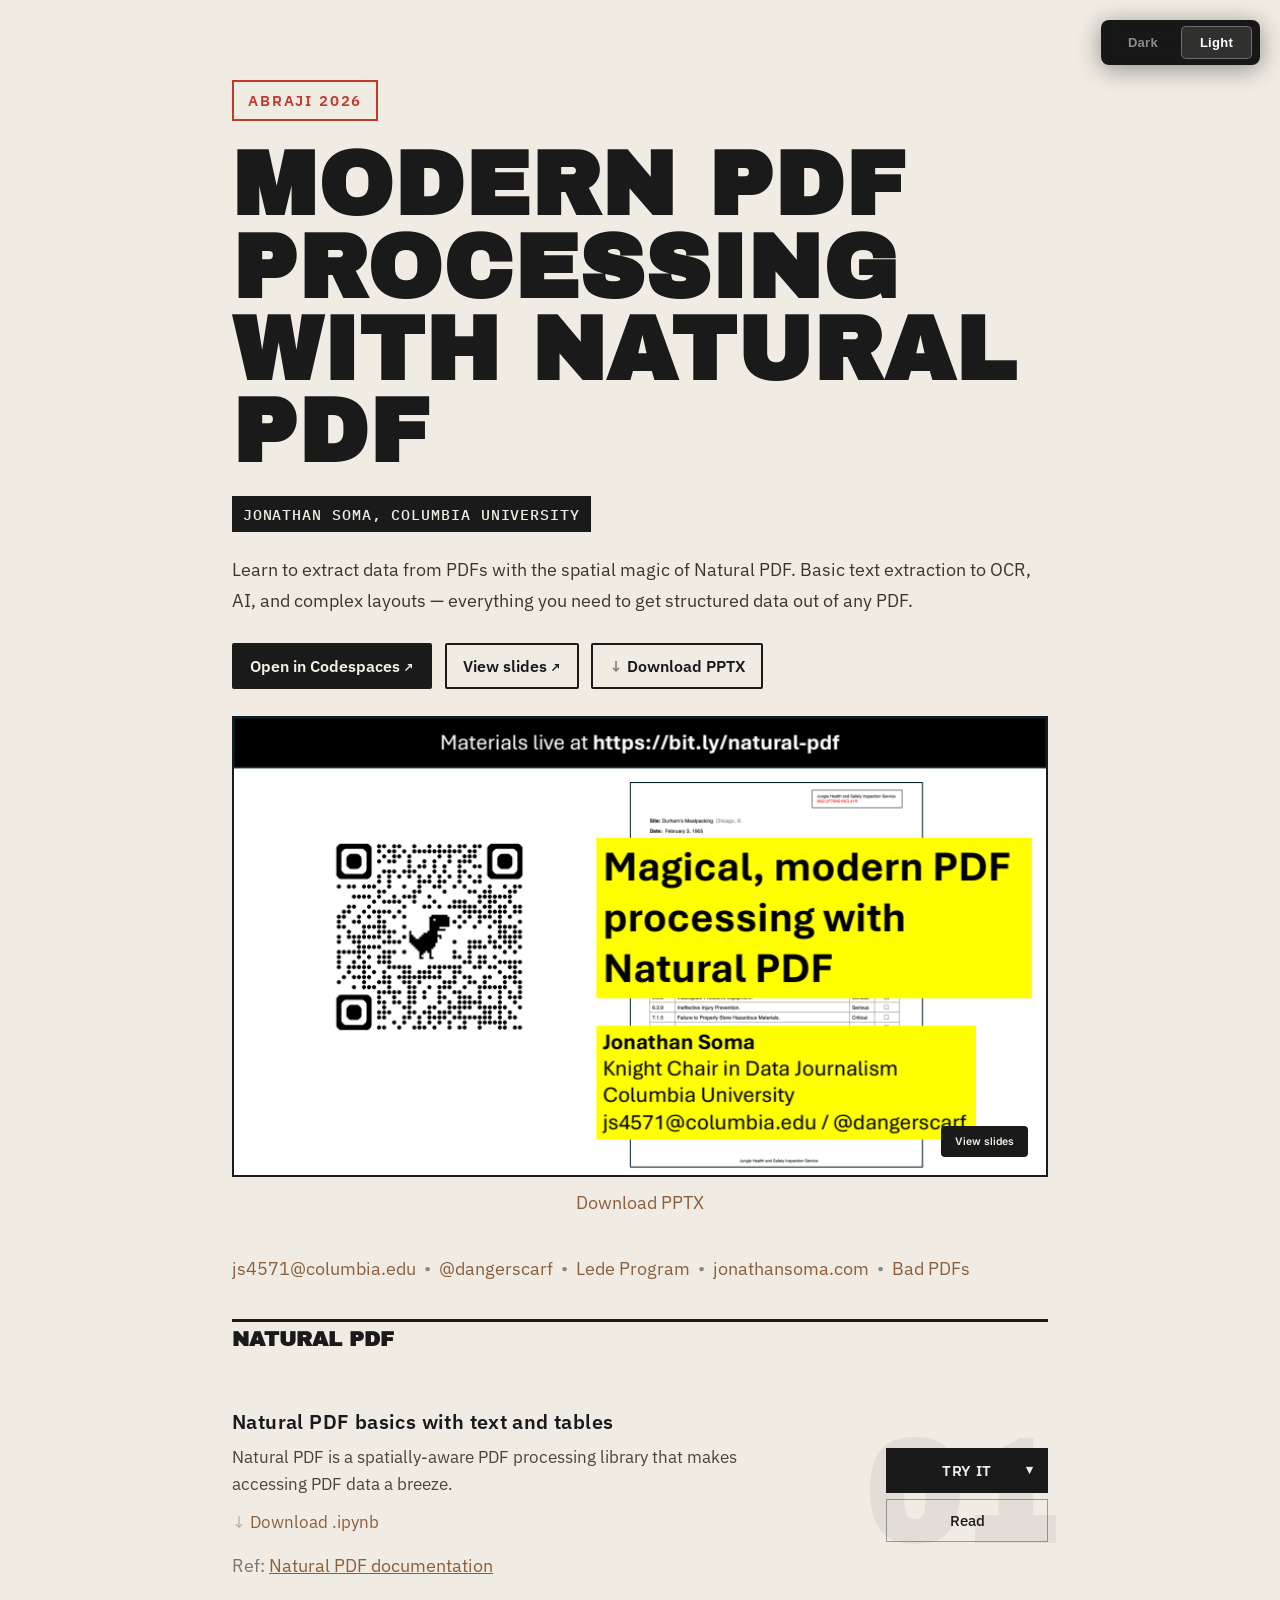
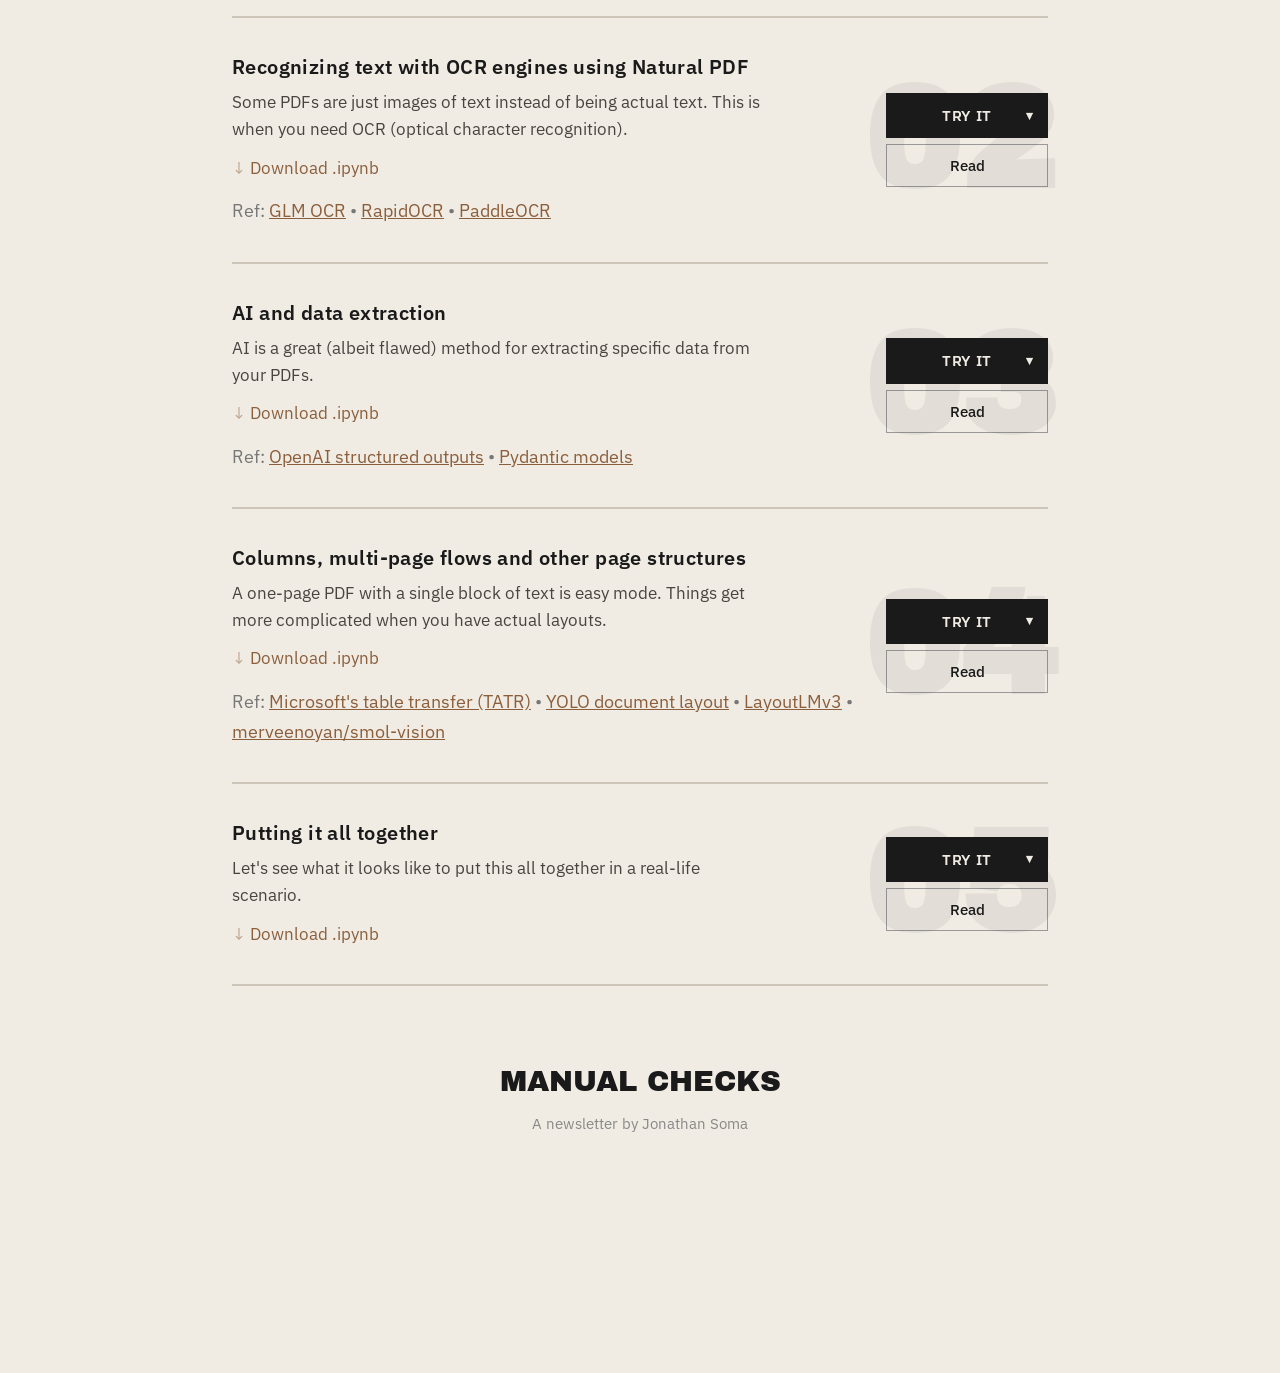
<file: docs/index.html>
<!DOCTYPE html>
<html lang="en">
<head>
    <meta charset="utf-8">
    <meta name="viewport" content="width=device-width, initial-scale=1">
    <title>Modern PDF processing with Natural PDF</title>
    
    <meta name="description" content="Learn to extract data from PDFs with the spatial magic of Natural PDF. Basic text extraction to OCR, AI, and complex layouts — everything you need to get structured data out of any PDF.">
    <meta name="author" content="Jonathan Soma, Columbia University">
    <link rel="canonical" href="https://jsoma.github.io/natural-pdf-workshop/">
    
    
    
    <meta property="og:title" content="Modern PDF processing with Natural PDF">
    <meta property="og:description" content="Learn to extract data from PDFs with the spatial magic of Natural PDF. Basic text extraction to OCR, AI, and complex layouts — everything you need to get structured data out of any PDF.">
    <meta property="og:type" content="website">
    <meta property="og:url" content="https://jsoma.github.io/natural-pdf-workshop/">
    <meta property="og:site_name" content="Modern PDF processing with Natural PDF">
    <meta property="og:image" content="https://jsoma.github.io/natural-pdf-workshop/natural-pdf-social.png">
    <meta property="og:image:width" content="1200">
    <meta property="og:image:height" content="675">
    <meta property="og:image:alt" content="Modern PDF processing with Natural PDF preview">
    <meta name="twitter:card" content="summary_large_image">
    <meta name="twitter:title" content="Modern PDF processing with Natural PDF">
    <meta name="twitter:description" content="Learn to extract data from PDFs with the spatial magic of Natural PDF. Basic text extraction to OCR, AI, and complex layouts — everything you need to get structured data out of any PDF.">
    <meta name="twitter:image" content="https://jsoma.github.io/natural-pdf-workshop/natural-pdf-social.png">
    <meta name="twitter:image:alt" content="Modern PDF processing with Natural PDF preview">
    <meta name="twitter:creator" content="@dangerscarf">
    

    <link rel="preconnect" href="https://fonts.googleapis.com">
    <link rel="preconnect" href="https://fonts.gstatic.com" crossorigin>
    <link href="https://fonts.googleapis.com/css2?family=Playfair+Display:ital,wght@0,400;0,700;1,400;1,700&family=Source+Serif+4:ital,opsz,wght@0,8..60,400;0,8..60,600;1,8..60,400&family=Inter:wght@400;500;600&family=Archivo+Black&family=IBM+Plex+Mono:wght@400;500&family=IBM+Plex+Sans:wght@400;500;600&display=swap" rel="stylesheet">
    <link rel="stylesheet" href="static/base.css">
    
<link rel="stylesheet" href="static/index.css">

    <script>
    // Set theme before paint to avoid FOUC
    (function(){var s=localStorage.getItem('theme');var t=s||(window.matchMedia('(prefers-color-scheme: light)').matches?'light':'dark');document.documentElement.className='theme-'+(t==='dark'?'noir':'broadsheet');})();
    </script>
</head>
<body>

<div class="theme-switcher">
    <button class="active" onclick="setTheme('dark', this)">Dark</button>
    <button onclick="setTheme('light', this)">Light</button>
</div>

<div class="page">
    
<header>
    <div class="conference-label">Abraji 2026</div>
    <h1 class="site-title">Modern PDF processing with Natural PDF</h1>
    <p class="site-author">Jonathan Soma, Columbia University</p>
    <div class="site-description"><p>Learn to extract data from PDFs with the spatial magic of Natural PDF. Basic text extraction to OCR, AI, and complex layouts — everything you need to get structured data out of any PDF.</p></div>
    
    <div class="site-actions">
        
        <a href="https://codespaces.new/jsoma/natural-pdf-workshop?ref=main" class="site-action-btn site-action-codespaces site-action-highlight" target="_blank" rel="noopener">Open in Codespaces</a>
        
        <a href="./natural-pdf.pdf" class="site-action-btn site-action-slides">View slides</a>
        
        <a href="./natural-pdf.pptx" class="site-action-btn site-action-download" download>Download PPTX</a>
        
    </div>
    
    
    <div id="slides-natural-pdf" class="slide-embed workshop-slide-embed">
    <button class="slide-preview" type="button" onclick="loadSlides('slides-natural-pdf', './natural-pdf.pdf')">
        
        <img src="./natural-pdf-thumb.png" alt="Slide deck preview">
        
        <span class="slide-preview-label">View slides</span>
    </button>
    
    <div class="slide-download">
        <a href="./natural-pdf.pptx" download>Download PPTX</a>
    </div>
    
    <div class="slide-container" style="display: none;">
        <iframe title="Workshop slides" loading="lazy"></iframe>
    </div>
</div>
    
    
    <div class="site-meta-links">
        
            <a href="mailto:js4571@columbia.edu">js4571@columbia.edu</a> &nbsp;&bull;&nbsp; 
        
            <a href="https://x.com/dangerscarf">@dangerscarf</a> &nbsp;&bull;&nbsp; 
        
            <a href="https://ledeprogram.com/">Lede Program</a> &nbsp;&bull;&nbsp; 
        
            <a href="https://jonathansoma.com/">jonathansoma.com</a> &nbsp;&bull;&nbsp; 
        
            <a href="https://badpdfs.com/">Bad PDFs</a>
        
    </div>
    
</header>


<hr class="section-divider">
<h2 class="section-title">Natural PDF</h2>



<div class="notebook-card">
    <div class="step-number">01</div>
    <div class="card-content">
        <h3 class="notebook-title"><a href="./natural-pdf/01-natural-pdf-basics-with-text-and-tables-ANSWERS.html">Natural PDF basics with text and tables</a></h3>
        <p class="notebook-desc">Natural PDF is a spatially-aware PDF processing library that makes accessing PDF data a breeze.</p>
        
        <div class="secondary-actions">
            
            <a href="./natural-pdf/01-natural-pdf-basics-with-text-and-tables-ANSWERS.ipynb" class="action-download" download>Download .ipynb</a>
            
        </div>
        
        
        <div class="ref-links">
            <span>Ref:</span>
            
                <a href="https://jsoma.github.io/natural-pdf/">Natural PDF documentation</a>
            
        </div>
        
    </div>
    <div class="card-action">
        
        <details class="try-menu">
            <summary class="primary-btn">Try it</summary>
            <div class="try-options">
                
                <a href="https://colab.research.google.com/github/jsoma/natural-pdf-workshop/blob/main/docs/natural-pdf/01-natural-pdf-basics-with-text-and-tables-ANSWERS.ipynb" target="_blank" rel="noopener">Open in Colab</a>
                
                <a href="https://colab.research.google.com/github/jsoma/natural-pdf-workshop/blob/main/docs/natural-pdf/01-natural-pdf-basics-with-text-and-tables.ipynb" target="_blank" rel="noopener">Colab (code-along)</a>
                
                <a href="https://codespaces.new/jsoma/natural-pdf-workshop?ref=main" target="_blank" rel="noopener">Codespaces</a>
                
            </div>
        </details>
        
        <a href="./natural-pdf/01-natural-pdf-basics-with-text-and-tables-ANSWERS.html" class="read-btn">Read</a>
    </div>
</div>

<div class="notebook-card">
    <div class="step-number">02</div>
    <div class="card-content">
        <h3 class="notebook-title"><a href="./natural-pdf/02-ocr-and-ai-magic-ANSWERS.html">Recognizing text with OCR engines using Natural PDF</a></h3>
        <p class="notebook-desc">Some PDFs are just images of text instead of being actual text. This is when you need OCR (optical character recognition).</p>
        
        <div class="secondary-actions">
            
            <a href="./natural-pdf/02-ocr-and-ai-magic-ANSWERS.ipynb" class="action-download" download>Download .ipynb</a>
            
        </div>
        
        
        <div class="ref-links">
            <span>Ref:</span>
            
                <a href="https://huggingface.co/zai-org/GLM-OCR">GLM OCR</a> &bull; 
            
                <a href="https://github.com/rapidai/rapidocr">RapidOCR</a> &bull; 
            
                <a href="https://www.paddleocr.ai/latest/en/index.html">PaddleOCR</a>
            
        </div>
        
    </div>
    <div class="card-action">
        
        <details class="try-menu">
            <summary class="primary-btn">Try it</summary>
            <div class="try-options">
                
                <a href="https://colab.research.google.com/github/jsoma/natural-pdf-workshop/blob/main/docs/natural-pdf/02-ocr-and-ai-magic-ANSWERS.ipynb" target="_blank" rel="noopener">Open in Colab</a>
                
                <a href="https://colab.research.google.com/github/jsoma/natural-pdf-workshop/blob/main/docs/natural-pdf/02-ocr-and-ai-magic.ipynb" target="_blank" rel="noopener">Colab (code-along)</a>
                
                <a href="https://codespaces.new/jsoma/natural-pdf-workshop?ref=main" target="_blank" rel="noopener">Codespaces</a>
                
            </div>
        </details>
        
        <a href="./natural-pdf/02-ocr-and-ai-magic-ANSWERS.html" class="read-btn">Read</a>
    </div>
</div>

<div class="notebook-card">
    <div class="step-number">03</div>
    <div class="card-content">
        <h3 class="notebook-title"><a href="./natural-pdf/03-ai-and-data-extraction-ANSWERS.html">AI and data extraction</a></h3>
        <p class="notebook-desc">AI is a great (albeit flawed) method for extracting specific data from your PDFs.</p>
        
        <div class="secondary-actions">
            
            <a href="./natural-pdf/03-ai-and-data-extraction-ANSWERS.ipynb" class="action-download" download>Download .ipynb</a>
            
        </div>
        
        
        <div class="ref-links">
            <span>Ref:</span>
            
                <a href="https://platform.openai.com/docs/guides/structured-outputs">OpenAI structured outputs</a> &bull; 
            
                <a href="https://docs.pydantic.dev/latest/concepts/models/">Pydantic models</a>
            
        </div>
        
    </div>
    <div class="card-action">
        
        <details class="try-menu">
            <summary class="primary-btn">Try it</summary>
            <div class="try-options">
                
                <a href="https://colab.research.google.com/github/jsoma/natural-pdf-workshop/blob/main/docs/natural-pdf/03-ai-and-data-extraction-ANSWERS.ipynb" target="_blank" rel="noopener">Open in Colab</a>
                
                <a href="https://colab.research.google.com/github/jsoma/natural-pdf-workshop/blob/main/docs/natural-pdf/03-ai-and-data-extraction.ipynb" target="_blank" rel="noopener">Colab (code-along)</a>
                
                <a href="https://codespaces.new/jsoma/natural-pdf-workshop?ref=main" target="_blank" rel="noopener">Codespaces</a>
                
            </div>
        </details>
        
        <a href="./natural-pdf/03-ai-and-data-extraction-ANSWERS.html" class="read-btn">Read</a>
    </div>
</div>

<div class="notebook-card">
    <div class="step-number">04</div>
    <div class="card-content">
        <h3 class="notebook-title"><a href="./natural-pdf/04-page-structure-ANSWERS.html">Columns, multi-page flows and other page structures</a></h3>
        <p class="notebook-desc">A one-page PDF with a single block of text is easy mode. Things get more complicated when you have actual layouts.</p>
        
        <div class="secondary-actions">
            
            <a href="./natural-pdf/04-page-structure-ANSWERS.ipynb" class="action-download" download>Download .ipynb</a>
            
        </div>
        
        
        <div class="ref-links">
            <span>Ref:</span>
            
                <a href="https://github.com/microsoft/table-transformer">Microsoft&#39;s table transfer (TATR)</a> &bull; 
            
                <a href="https://github.com/opendatalab/DocLayout-YOLO/">YOLO document layout</a> &bull; 
            
                <a href="https://huggingface.co/docs/transformers/en/model_doc/layoutlmv3">LayoutLMv3</a> &bull; 
            
                <a href="https://github.com/merveenoyan/smol-vision">merveenoyan/smol-vision</a>
            
        </div>
        
    </div>
    <div class="card-action">
        
        <details class="try-menu">
            <summary class="primary-btn">Try it</summary>
            <div class="try-options">
                
                <a href="https://colab.research.google.com/github/jsoma/natural-pdf-workshop/blob/main/docs/natural-pdf/04-page-structure-ANSWERS.ipynb" target="_blank" rel="noopener">Open in Colab</a>
                
                <a href="https://colab.research.google.com/github/jsoma/natural-pdf-workshop/blob/main/docs/natural-pdf/04-page-structure.ipynb" target="_blank" rel="noopener">Colab (code-along)</a>
                
                <a href="https://codespaces.new/jsoma/natural-pdf-workshop?ref=main" target="_blank" rel="noopener">Codespaces</a>
                
            </div>
        </details>
        
        <a href="./natural-pdf/04-page-structure-ANSWERS.html" class="read-btn">Read</a>
    </div>
</div>

<div class="notebook-card">
    <div class="step-number">05</div>
    <div class="card-content">
        <h3 class="notebook-title"><a href="./natural-pdf/05-final-boss-ANSWERS.html">Putting it all together</a></h3>
        <p class="notebook-desc">Let&#39;s see what it looks like to put this all together in a real-life scenario.</p>
        
        <div class="secondary-actions">
            
            <a href="./natural-pdf/05-final-boss-ANSWERS.ipynb" class="action-download" download>Download .ipynb</a>
            
        </div>
        
        
    </div>
    <div class="card-action">
        
        <details class="try-menu">
            <summary class="primary-btn">Try it</summary>
            <div class="try-options">
                
                <a href="https://colab.research.google.com/github/jsoma/natural-pdf-workshop/blob/main/docs/natural-pdf/05-final-boss-ANSWERS.ipynb" target="_blank" rel="noopener">Open in Colab</a>
                
                <a href="https://colab.research.google.com/github/jsoma/natural-pdf-workshop/blob/main/docs/natural-pdf/05-final-boss.ipynb" target="_blank" rel="noopener">Colab (code-along)</a>
                
                <a href="https://codespaces.new/jsoma/natural-pdf-workshop?ref=main" target="_blank" rel="noopener">Codespaces</a>
                
            </div>
        </details>
        
        <a href="./natural-pdf/05-final-boss-ANSWERS.html" class="read-btn">Read</a>
    </div>
</div>




<footer class="site-footer">
    <div class="newsletter-signup">
        <p class="newsletter-title">Manual Checks</p>
<p class="newsletter-desc">A newsletter by Jonathan Soma</p>
<script async src="https://subscribe-forms.beehiiv.com/embed.js"></script>
<iframe src="https://subscribe-forms.beehiiv.com/74449fe6-9aee-4fca-81ec-c07b8588210f" class="newsletter-embed beehiiv-embed" data-test-id="beehiiv-embed" frameborder="0" scrolling="no"></iframe>

    </div>
</footer>


</div>

<script>
function setTheme(theme, btn) {
    var darkNames = {'dark':1, 'noir':1};
    var cls = darkNames[theme] ? 'noir' : 'broadsheet';
    document.documentElement.className = 'theme-' + cls;
    document.querySelectorAll('.theme-switcher button').forEach(function(b) { b.classList.remove('active'); });
    btn.classList.add('active');
    localStorage.setItem('theme', darkNames[theme] ? 'dark' : 'light');
}

// Sync button active state (theme already set by head script)
(function() {
    var saved = localStorage.getItem('theme');
    var theme = saved || (window.matchMedia('(prefers-color-scheme: light)').matches ? 'light' : 'dark');
    var label = theme === 'dark' ? 'Dark' : 'Light';
    document.querySelectorAll('.theme-switcher button').forEach(function(b) {
        b.classList.toggle('active', b.textContent.trim() === label);
    });
})();

window.matchMedia('(prefers-color-scheme: light)').addEventListener('change', function(e) {
    if (!localStorage.getItem('theme')) {
        var cls = e.matches ? 'broadsheet' : 'noir';
        document.documentElement.className = 'theme-' + cls;
        var label = e.matches ? 'Light' : 'Dark';
        document.querySelectorAll('.theme-switcher button').forEach(function(b) {
            b.classList.toggle('active', b.textContent.trim() === label);
        });
    }
});

function loadSlides(slideId, slideUrl) {
    var root = document.getElementById(slideId);
    if (!root) return;
    var preview = root.querySelector('.slide-preview');
    var container = root.querySelector('.slide-container');
    var frame = container && container.querySelector('iframe, embed');
    if (frame && !frame.getAttribute('src')) {
        frame.setAttribute('src', slideUrl);
    }
    if (preview) preview.style.display = 'none';
    if (container) container.style.display = 'block';
}

document.addEventListener('click', function(event) {
    document.querySelectorAll('details.try-menu[open], details.nb-try-menu[open]').forEach(function(menu) {
        if (!menu.contains(event.target)) {
            menu.removeAttribute('open');
        }
    });
});

document.addEventListener('keydown', function(event) {
    if (event.key === 'Escape') {
        document.querySelectorAll('details.try-menu[open], details.nb-try-menu[open]').forEach(function(menu) {
            menu.removeAttribute('open');
        });
    }
});
</script>

<script>
// Detect blocked newsletter iframes and show a fallback link
(function() {
    function replaceWithLink(iframe, src) {
        var link = document.createElement('a');
        link.href = src;
        link.className = 'newsletter-fallback-btn';
        link.innerHTML = 'Subscribe to the newsletter &rarr;';
        iframe.replaceWith(link);
        // Also hide the beehiiv script tag if present
        var scripts = document.querySelectorAll('.newsletter-signup script');
        scripts.forEach(function(s) { s.remove(); });
    }
    document.querySelectorAll('.newsletter-signup iframe').forEach(function(iframe) {
        var src = iframe.src;
        if (!src) return;
        // Check iframe dimensions after it settles — blocked iframes
        // typically render as 0-height or very small
        var timer = setTimeout(function() {
            var h = iframe.offsetHeight || iframe.getBoundingClientRect().height;
            if (h < 20) {
                replaceWithLink(iframe, src);
            }
        }, 3000);
    });
})();
</script>
</body>
</html>
</file>
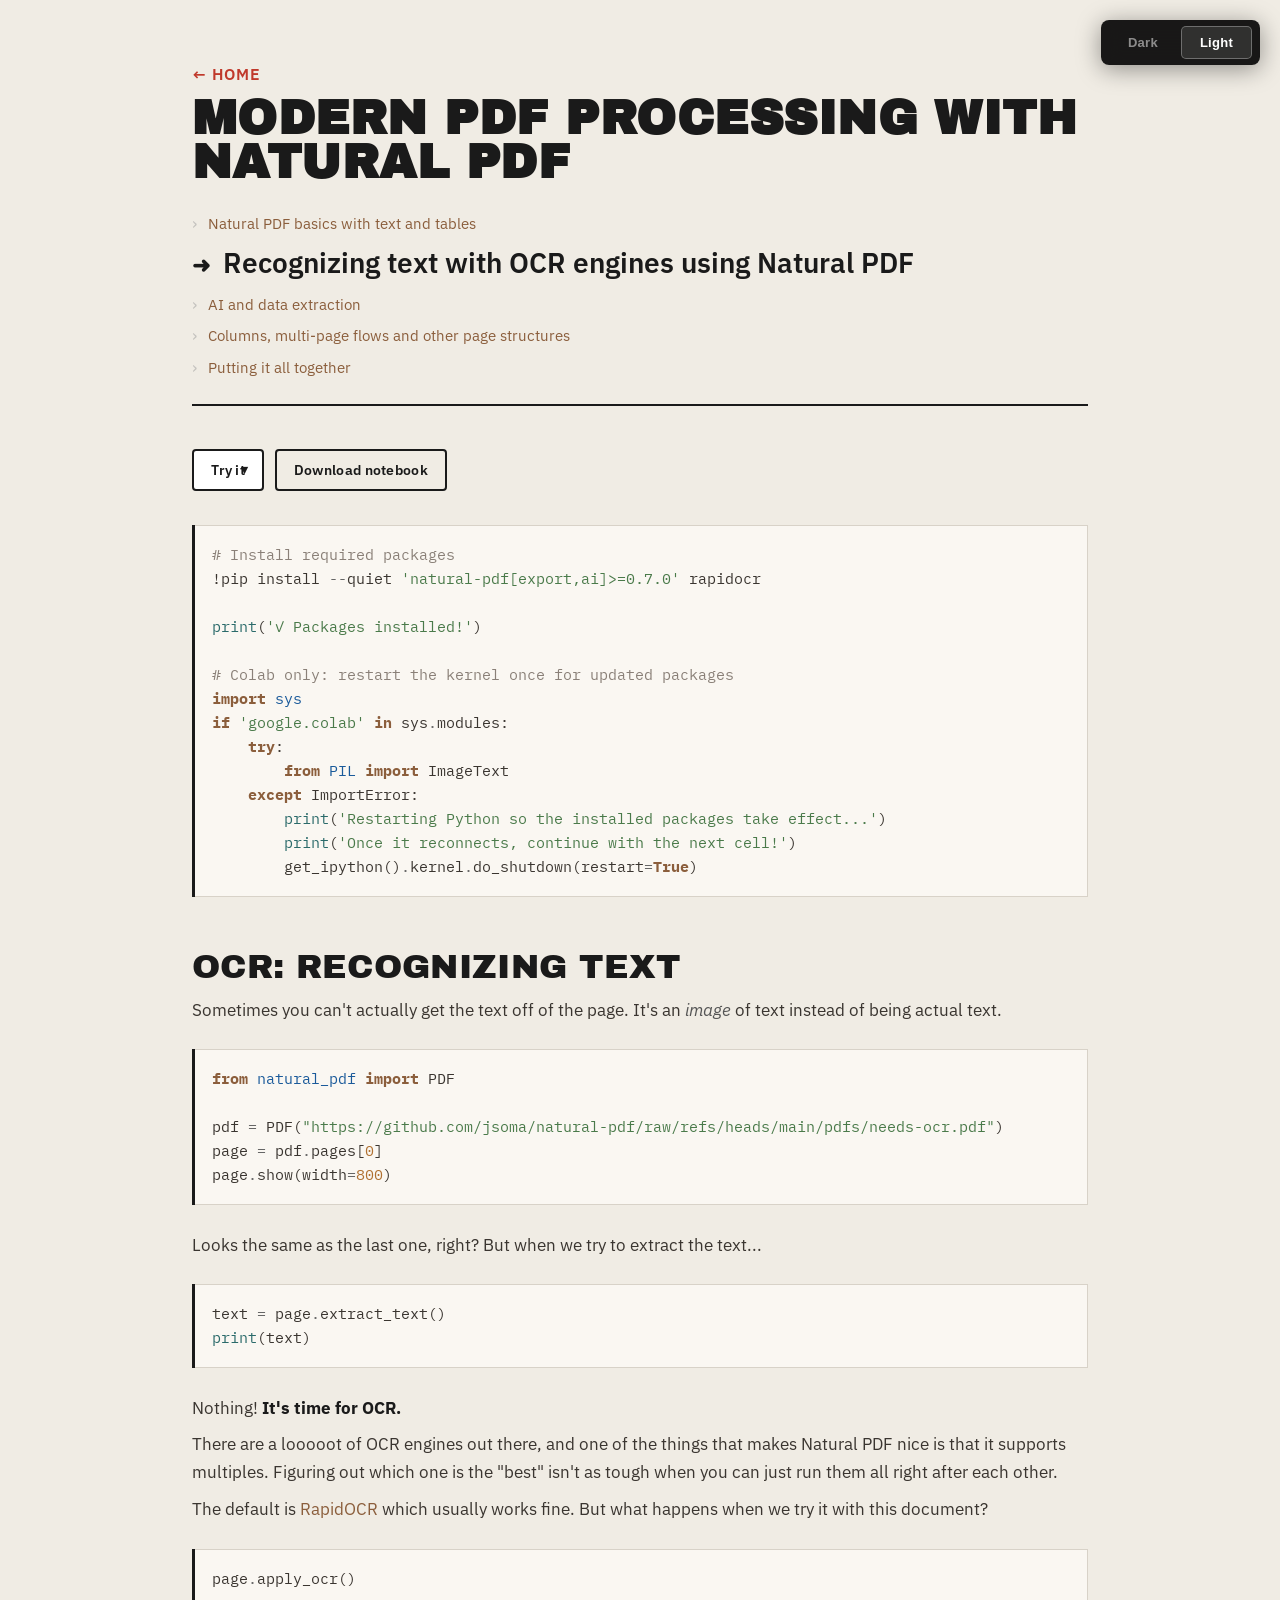
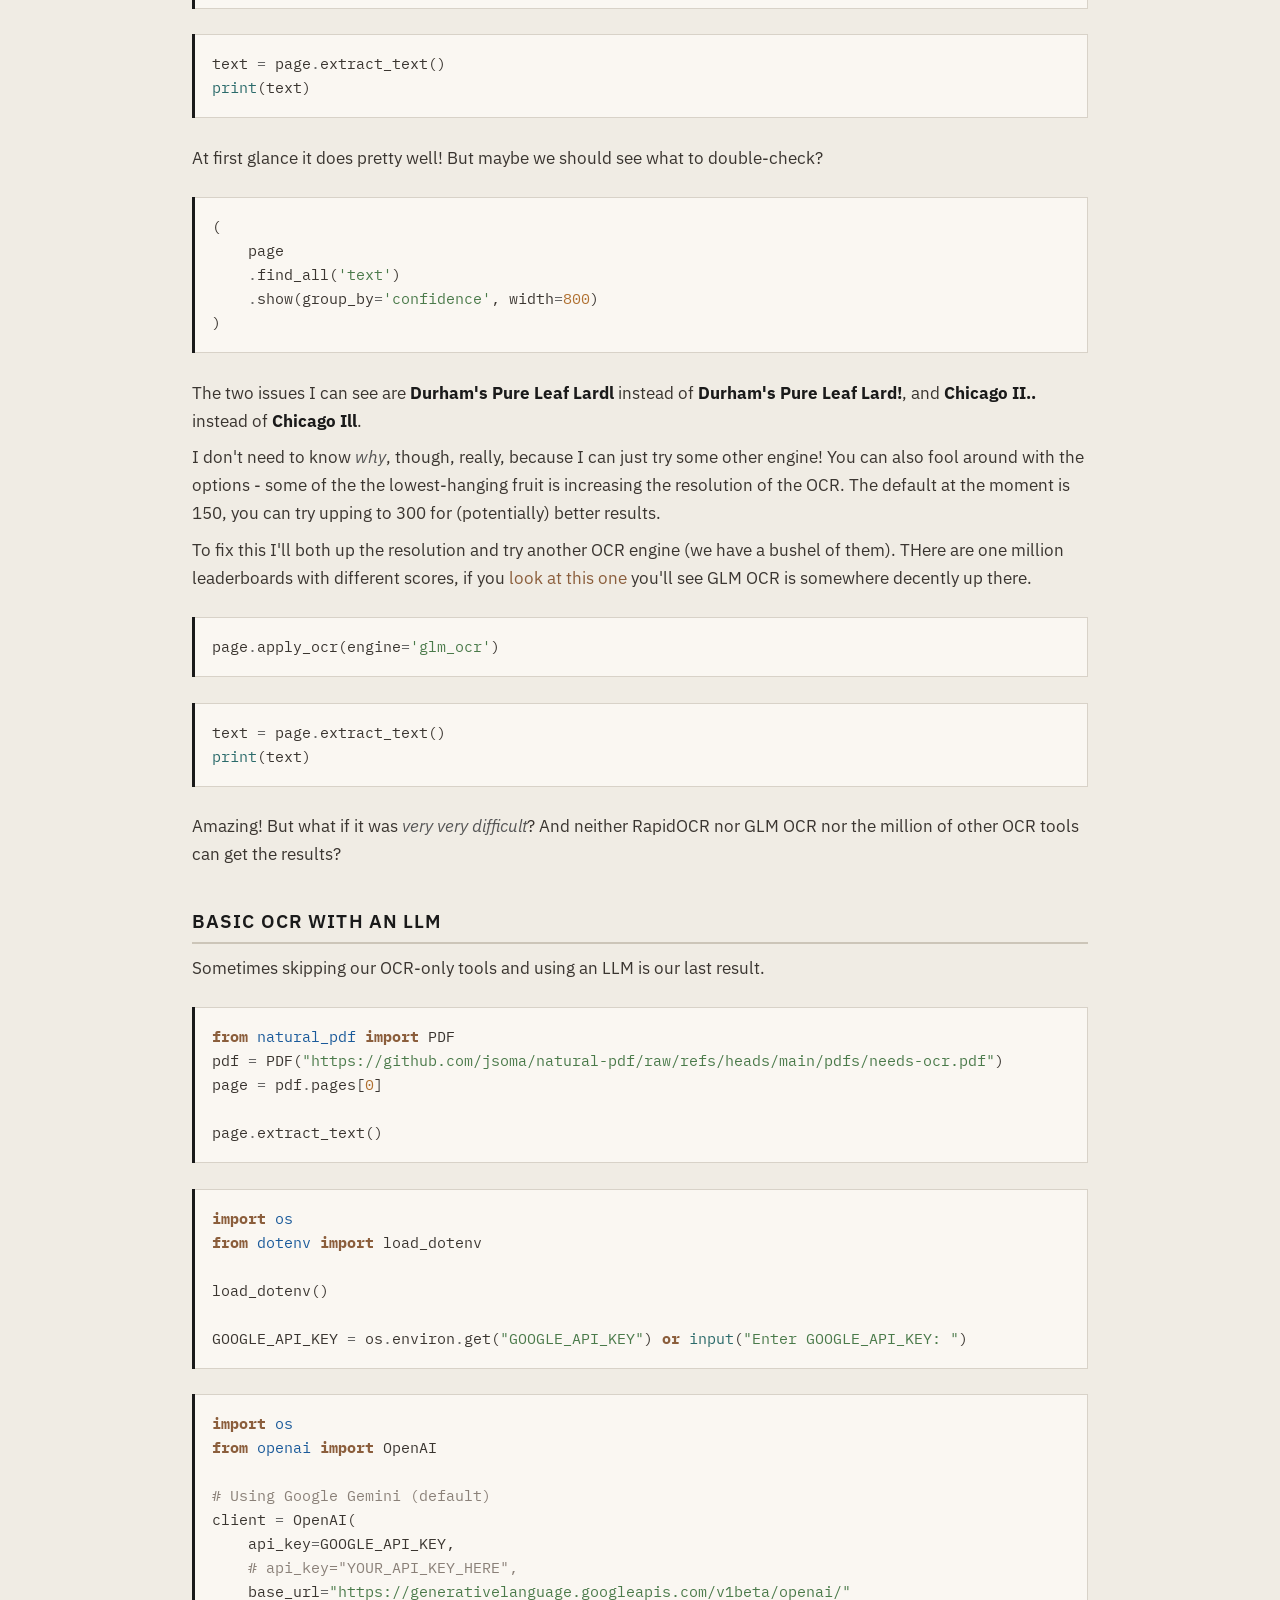
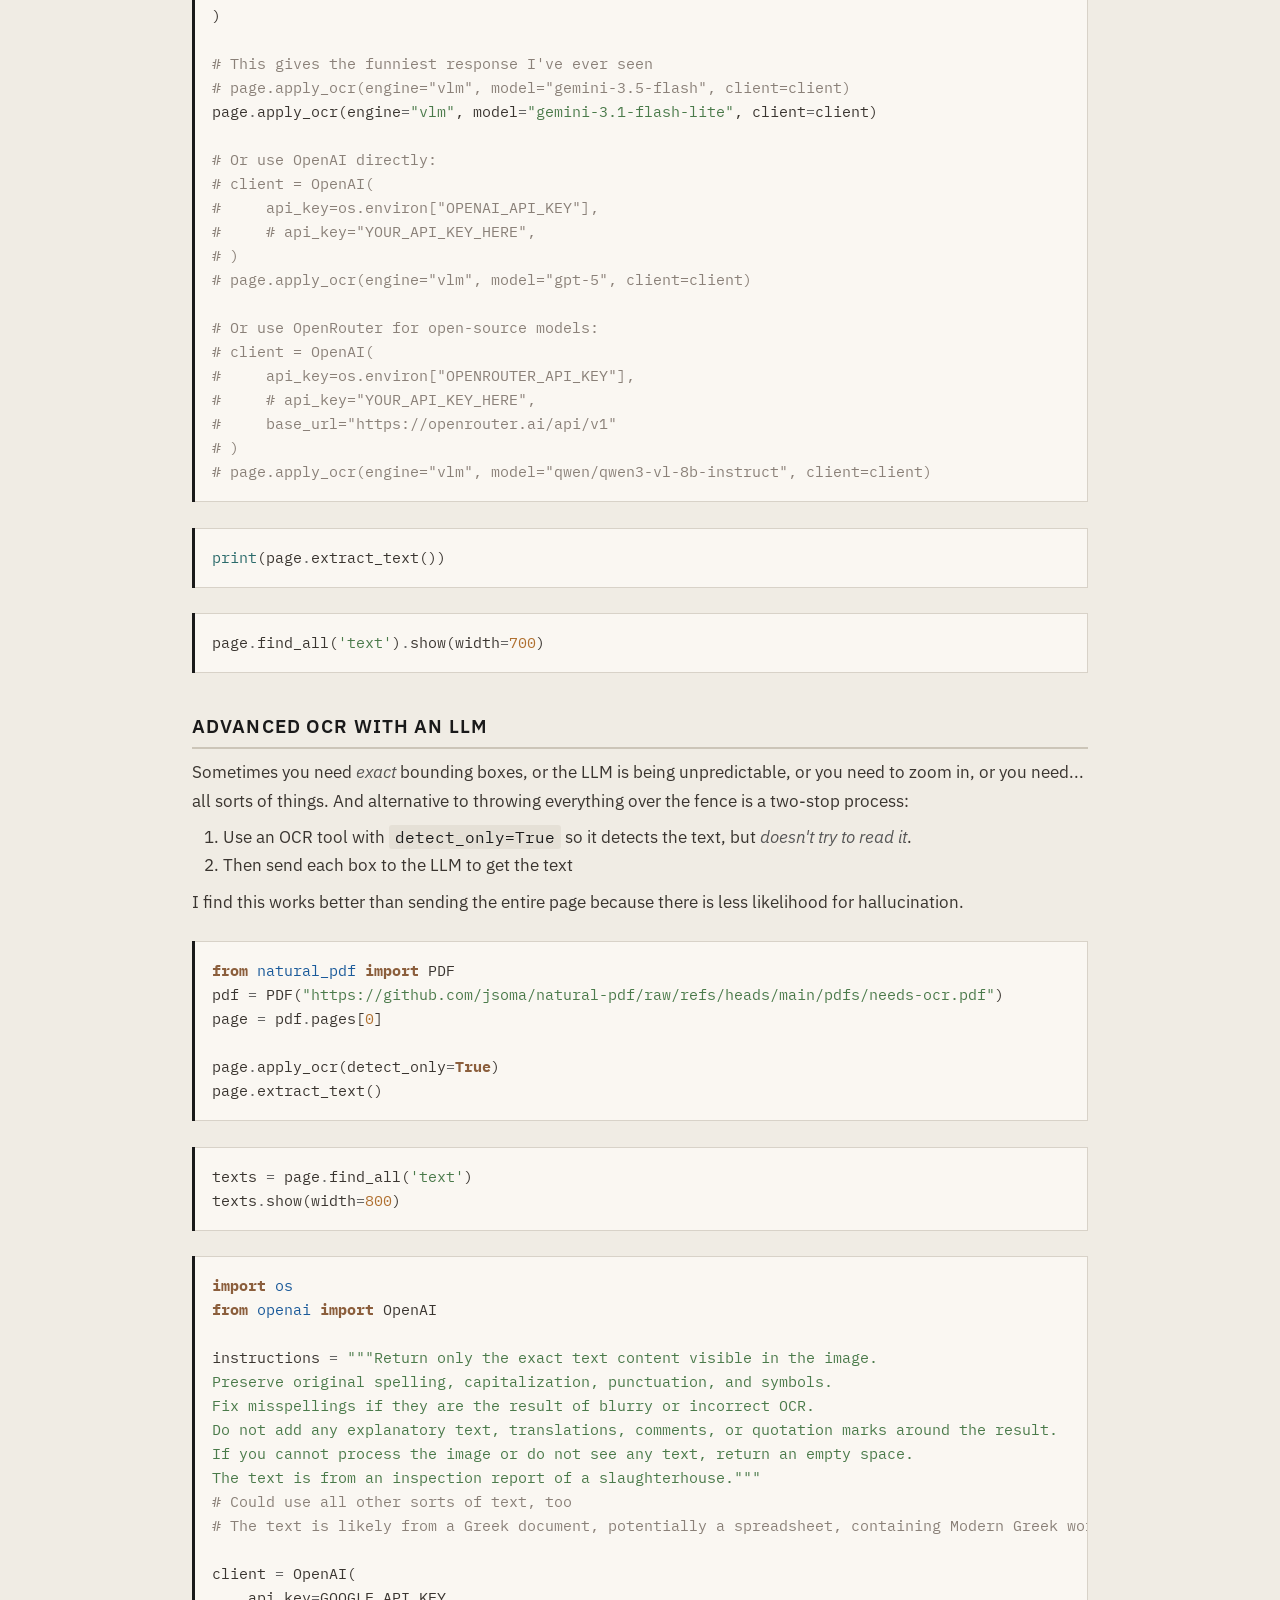
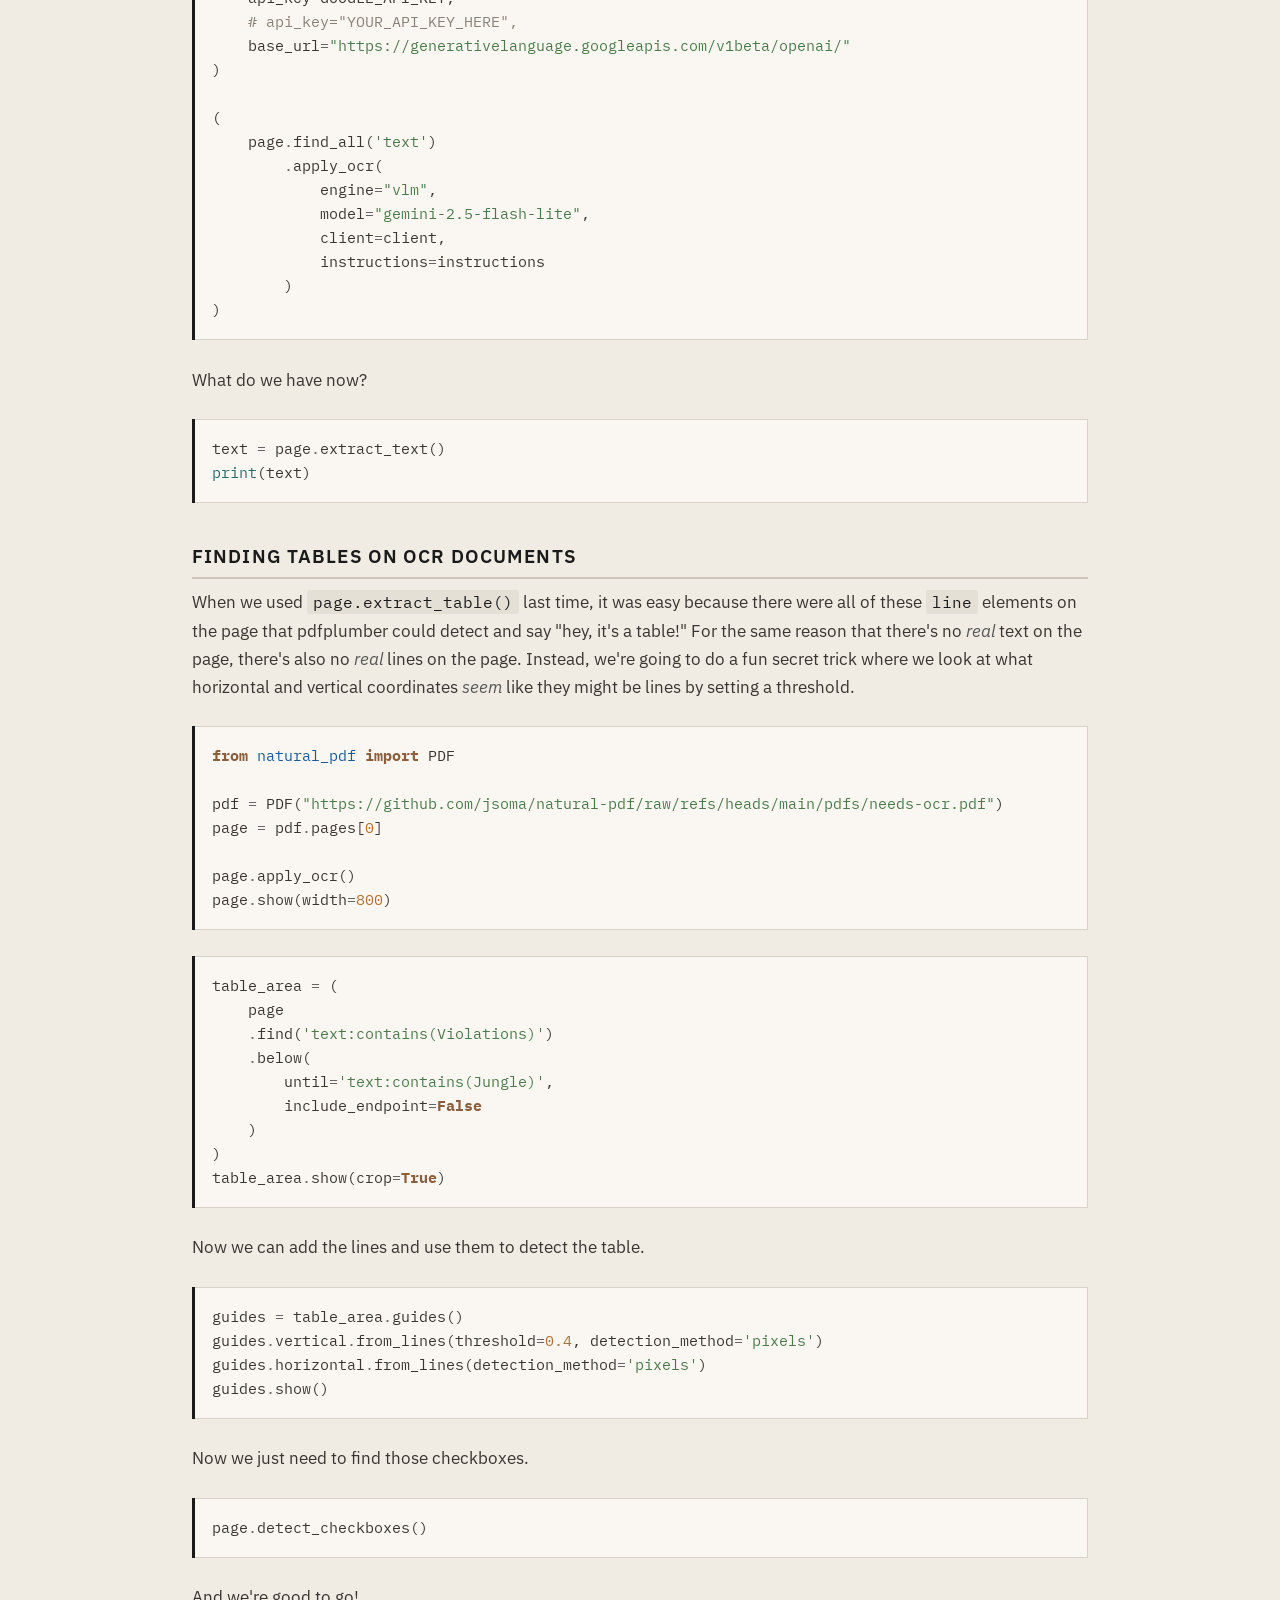
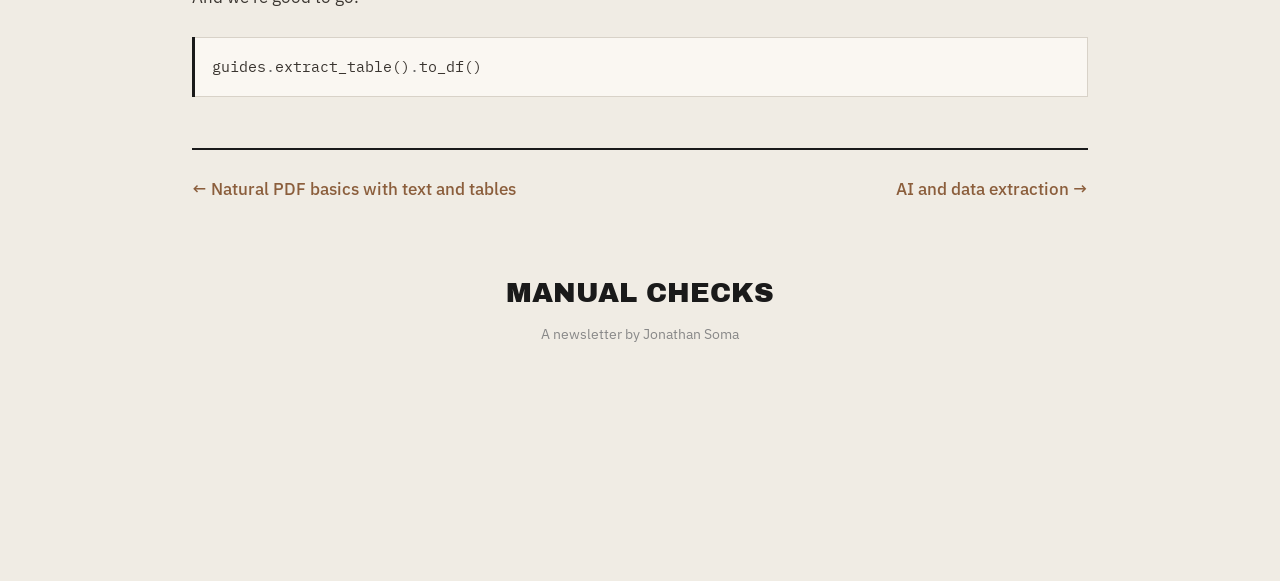
<file: docs/natural-pdf/02-ocr-and-ai-magic-ANSWERS.html>
<!DOCTYPE html>
<html lang="en">
<head>
    <meta charset="utf-8">
    <meta name="viewport" content="width=device-width, initial-scale=1">
    <title>Recognizing text with OCR engines using Natural PDF</title>
    
    <meta name="description" content="Some PDFs are just images of text instead of being actual text. This is when you need OCR (optical character recognition).">
    <meta name="author" content="Jonathan Soma, Columbia University">
    <link rel="canonical" href="https://jsoma.github.io/natural-pdf-workshop/natural-pdf/02-ocr-and-ai-magic-ANSWERS.html">
    
    
    
    <meta property="og:title" content="Recognizing text with OCR engines using Natural PDF">
    <meta property="og:description" content="Some PDFs are just images of text instead of being actual text. This is when you need OCR (optical character recognition).">
    <meta property="og:type" content="website">
    <meta property="og:url" content="https://jsoma.github.io/natural-pdf-workshop/natural-pdf/02-ocr-and-ai-magic-ANSWERS.html">
    <meta property="og:site_name" content="Modern PDF processing with Natural PDF">
    <meta property="og:image" content="https://jsoma.github.io/natural-pdf-workshop/natural-pdf-social.png">
    <meta property="og:image:width" content="1200">
    <meta property="og:image:height" content="675">
    <meta property="og:image:alt" content="Recognizing text with OCR engines using Natural PDF preview">
    <meta name="twitter:card" content="summary_large_image">
    <meta name="twitter:title" content="Recognizing text with OCR engines using Natural PDF">
    <meta name="twitter:description" content="Some PDFs are just images of text instead of being actual text. This is when you need OCR (optical character recognition).">
    <meta name="twitter:image" content="https://jsoma.github.io/natural-pdf-workshop/natural-pdf-social.png">
    <meta name="twitter:image:alt" content="Recognizing text with OCR engines using Natural PDF preview">
    <meta name="twitter:creator" content="@dangerscarf">
    

    <link rel="preconnect" href="https://fonts.googleapis.com">
    <link rel="preconnect" href="https://fonts.gstatic.com" crossorigin>
    <link href="https://fonts.googleapis.com/css2?family=Playfair+Display:ital,wght@0,400;0,700;1,400;1,700&family=Source+Serif+4:ital,opsz,wght@0,8..60,400;0,8..60,600;1,8..60,400&family=Inter:wght@400;500;600&family=Archivo+Black&family=IBM+Plex+Mono:wght@400;500&family=IBM+Plex+Sans:wght@400;500;600&display=swap" rel="stylesheet">
    <link rel="stylesheet" href="../static/base.css">
    
<link rel="stylesheet" href="../static/read.css">

    <script>
    // Set theme before paint to avoid FOUC
    (function(){var s=localStorage.getItem('theme');var t=s||(window.matchMedia('(prefers-color-scheme: light)').matches?'light':'dark');document.documentElement.className='theme-'+(t==='dark'?'noir':'broadsheet');})();
    </script>
</head>
<body>

<div class="theme-switcher">
    <button class="active" onclick="setTheme('dark', this)">Dark</button>
    <button onclick="setTheme('light', this)">Light</button>
</div>

<div class="page">
    

<nav class="nb-topnav">
    <a href="../index.html" class="nb-topnav-home">&larr; Home</a>
    
    <div class="nb-topnav-title">Modern PDF processing with Natural PDF</div>
    
    <ol class="nb-topnav-list">
        
        <li>
            
            <a href="01-natural-pdf-basics-with-text-and-tables-ANSWERS.html">Natural PDF basics with text and tables</a>
            
        </li>
        
        <li class="is-current">
            
            <span class="nb-topnav-current">Recognizing text with OCR engines using Natural PDF</span>
            
        </li>
        
        <li>
            
            <a href="03-ai-and-data-extraction-ANSWERS.html">AI and data extraction</a>
            
        </li>
        
        <li>
            
            <a href="04-page-structure-ANSWERS.html">Columns, multi-page flows and other page structures</a>
            
        </li>
        
        <li>
            
            <a href="05-final-boss-ANSWERS.html">Putting it all together</a>
            
        </li>
        
    </ol>
</nav>



<div class="nb-actions">
    
    <details class="nb-try-menu">
        <summary class="nb-action-btn nb-action-colab">Try it</summary>
        <div class="nb-try-options">
            
            <a href="https://colab.research.google.com/github/jsoma/natural-pdf-workshop/blob/main/docs/natural-pdf/02-ocr-and-ai-magic-ANSWERS.ipynb" target="_blank" rel="noopener">Open in Colab</a>
            
            <a href="https://colab.research.google.com/github/jsoma/natural-pdf-workshop/blob/main/docs/natural-pdf/02-ocr-and-ai-magic.ipynb" target="_blank" rel="noopener">Colab (code-along)</a>
            
            <a href="https://codespaces.new/jsoma/natural-pdf-workshop?ref=main" target="_blank" rel="noopener">Codespaces</a>
            
        </div>
    </details>
    
    
    <a href="02-ocr-and-ai-magic-ANSWERS.ipynb" class="nb-action-btn nb-action-download" download>Download notebook</a>
    
</div>


<div class="cell border-box-sizing code_cell rendered" id="cell-id=5af3c7e1">
<div class="input">
<div class="prompt input_prompt">In [ ]:</div>
<div class="inner_cell">
<div class="input_area">
<div class="highlight hl-ipython3"><pre><span></span><span class="c1"># Install required packages</span>
<span class="err">!</span><span class="n">pip</span> <span class="n">install</span> <span class="o">--</span><span class="n">quiet</span> <span class="s1">'natural-pdf[export,ai]&gt;=0.7.0'</span> <span class="n">rapidocr</span>

<span class="nb">print</span><span class="p">(</span><span class="s1">'✓ Packages installed!'</span><span class="p">)</span>

<span class="c1"># Colab only: restart the kernel once for updated packages</span>
<span class="kn">import</span><span class="w"> </span><span class="nn">sys</span>
<span class="k">if</span> <span class="s1">'google.colab'</span> <span class="ow">in</span> <span class="n">sys</span><span class="o">.</span><span class="n">modules</span><span class="p">:</span>
    <span class="k">try</span><span class="p">:</span>
        <span class="kn">from</span><span class="w"> </span><span class="nn">PIL</span><span class="w"> </span><span class="kn">import</span> <span class="n">ImageText</span>
    <span class="k">except</span> <span class="ne">ImportError</span><span class="p">:</span>
        <span class="nb">print</span><span class="p">(</span><span class="s1">'Restarting Python so the installed packages take effect...'</span><span class="p">)</span>
        <span class="nb">print</span><span class="p">(</span><span class="s1">'Once it reconnects, continue with the next cell!'</span><span class="p">)</span>
        <span class="n">get_ipython</span><span class="p">()</span><span class="o">.</span><span class="n">kernel</span><span class="o">.</span><span class="n">do_shutdown</span><span class="p">(</span><span class="n">restart</span><span class="o">=</span><span class="kc">True</span><span class="p">)</span>
</pre></div>
</div>
</div>
</div>
</div>
<div class="cell border-box-sizing text_cell rendered" id="cell-id=7607b3ac-3d41-454c-88e0-f096db6a3c67"><div class="prompt input_prompt">
</div><div class="inner_cell">
<div class="text_cell_render border-box-sizing rendered_html">
<h1 id="OCR:-Recognizing-text">OCR: Recognizing text<a class="anchor-link" href="#OCR:-Recognizing-text">¶</a></h1><p>Sometimes you can't actually get the text off of the page. It's an <em>image</em> of text instead of being actual text.</p>
</div>
</div>
</div>
<div class="cell border-box-sizing code_cell rendered" id="cell-id=794f6224-1ec2-497e-be92-83cb65c8e192">
<div class="input">
<div class="prompt input_prompt">In [ ]:</div>
<div class="inner_cell">
<div class="input_area">
<div class="highlight hl-ipython3"><pre><span></span><span class="kn">from</span><span class="w"> </span><span class="nn">natural_pdf</span><span class="w"> </span><span class="kn">import</span> <span class="n">PDF</span>

<span class="n">pdf</span> <span class="o">=</span> <span class="n">PDF</span><span class="p">(</span><span class="s2">"https://github.com/jsoma/natural-pdf/raw/refs/heads/main/pdfs/needs-ocr.pdf"</span><span class="p">)</span>
<span class="n">page</span> <span class="o">=</span> <span class="n">pdf</span><span class="o">.</span><span class="n">pages</span><span class="p">[</span><span class="mi">0</span><span class="p">]</span>
<span class="n">page</span><span class="o">.</span><span class="n">show</span><span class="p">(</span><span class="n">width</span><span class="o">=</span><span class="mi">800</span><span class="p">)</span>
</pre></div>
</div>
</div>
</div>
</div>
<div class="cell border-box-sizing text_cell rendered" id="cell-id=6cdd7508-24f5-4ba6-b8f6-bc82bc4c3e0e"><div class="prompt input_prompt">
</div><div class="inner_cell">
<div class="text_cell_render border-box-sizing rendered_html">
<p>Looks the same as the last one, right? But when we try to extract the text...</p>
</div>
</div>
</div>
<div class="cell border-box-sizing code_cell rendered" id="cell-id=72673727-f6cc-4db2-aba9-4da3145a83ba">
<div class="input">
<div class="prompt input_prompt">In [ ]:</div>
<div class="inner_cell">
<div class="input_area">
<div class="highlight hl-ipython3"><pre><span></span><span class="n">text</span> <span class="o">=</span> <span class="n">page</span><span class="o">.</span><span class="n">extract_text</span><span class="p">()</span>
<span class="nb">print</span><span class="p">(</span><span class="n">text</span><span class="p">)</span>
</pre></div>
</div>
</div>
</div>
</div>
<div class="cell border-box-sizing text_cell rendered" id="cell-id=798cca14"><div class="prompt input_prompt">
</div><div class="inner_cell">
<div class="text_cell_render border-box-sizing rendered_html">
<p>Nothing! <strong>It's time for OCR.</strong></p>
<p>There are a looooot of OCR engines out there, and one of the things that makes Natural PDF nice is that it supports multiples. Figuring out which one is the "best" isn't as tough when you can just run them all right after each other.</p>
<p>The default is <a href="https://github.com/rapidai/rapidocr">RapidOCR</a> which usually works fine. But what happens when we try it with this document?</p>
</div>
</div>
</div>
<div class="cell border-box-sizing code_cell rendered" id="cell-id=8331e71a">
<div class="input">
<div class="prompt input_prompt">In [ ]:</div>
<div class="inner_cell">
<div class="input_area">
<div class="highlight hl-ipython3"><pre><span></span><span class="n">page</span><span class="o">.</span><span class="n">apply_ocr</span><span class="p">()</span>
</pre></div>
</div>
</div>
</div>
</div>
<div class="cell border-box-sizing code_cell rendered celltag_solution" id="cell-id=c67180f0-e9dd-4ae7-9a0e-6b65a8261e2c">
<div class="input">
<div class="prompt input_prompt">In [ ]:</div>
<div class="inner_cell">
<div class="input_area">
<div class="highlight hl-ipython3"><pre><span></span><span class="n">text</span> <span class="o">=</span> <span class="n">page</span><span class="o">.</span><span class="n">extract_text</span><span class="p">()</span>
<span class="nb">print</span><span class="p">(</span><span class="n">text</span><span class="p">)</span>
</pre></div>
</div>
</div>
</div>
</div>
<div class="cell border-box-sizing text_cell rendered" id="cell-id=1cf69813-8760-4186-b548-0f52b2a930af"><div class="prompt input_prompt">
</div><div class="inner_cell">
<div class="text_cell_render border-box-sizing rendered_html">
<p>At first glance it does pretty well! But maybe we should see what to double-check?</p>
</div>
</div>
</div>
<div class="cell border-box-sizing code_cell rendered" id="cell-id=d166b5a8-be89-4437-95d8-93a37b8a0347">
<div class="input">
<div class="prompt input_prompt">In [ ]:</div>
<div class="inner_cell">
<div class="input_area">
<div class="highlight hl-ipython3"><pre><span></span><span class="p">(</span>
    <span class="n">page</span>
    <span class="o">.</span><span class="n">find_all</span><span class="p">(</span><span class="s1">'text'</span><span class="p">)</span>
    <span class="o">.</span><span class="n">show</span><span class="p">(</span><span class="n">group_by</span><span class="o">=</span><span class="s1">'confidence'</span><span class="p">,</span> <span class="n">width</span><span class="o">=</span><span class="mi">800</span><span class="p">)</span>
<span class="p">)</span>
</pre></div>
</div>
</div>
</div>
</div>
<div class="cell border-box-sizing text_cell rendered" id="cell-id=168cd4de"><div class="prompt input_prompt">
</div><div class="inner_cell">
<div class="text_cell_render border-box-sizing rendered_html">
<p>The two issues I can see are <strong>Durham's Pure Leaf Lardl</strong> instead of <strong>Durham's Pure Leaf Lard!</strong>, and <strong>Chicago II..</strong> instead of <strong>Chicago Ill</strong>.</p>
<p>I don't need to know <em>why</em>, though, really, because I can just try some other engine! You can also fool around with the options - some of the the lowest-hanging fruit is increasing the resolution of the OCR. The default at the moment is 150, you can try upping to 300 for (potentially) better results.</p>
<p>To fix this I'll both up the resolution and try another OCR engine (we have a bushel of them). THere are one million leaderboards with different scores, if you <a href="https://www.ocrarena.ai/leaderboard">look at this one</a> you'll see GLM OCR is somewhere decently up there.</p>
</div>
</div>
</div>
<div class="cell border-box-sizing code_cell rendered celltag_solution" id="cell-id=07bf68de">
<div class="input">
<div class="prompt input_prompt">In [ ]:</div>
<div class="inner_cell">
<div class="input_area">
<div class="highlight hl-ipython3"><pre><span></span><span class="n">page</span><span class="o">.</span><span class="n">apply_ocr</span><span class="p">(</span><span class="n">engine</span><span class="o">=</span><span class="s1">'glm_ocr'</span><span class="p">)</span>
</pre></div>
</div>
</div>
</div>
</div>
<div class="cell border-box-sizing code_cell rendered celltag_solution" id="cell-id=11ce4d0c">
<div class="input">
<div class="prompt input_prompt">In [ ]:</div>
<div class="inner_cell">
<div class="input_area">
<div class="highlight hl-ipython3"><pre><span></span><span class="n">text</span> <span class="o">=</span> <span class="n">page</span><span class="o">.</span><span class="n">extract_text</span><span class="p">()</span>
<span class="nb">print</span><span class="p">(</span><span class="n">text</span><span class="p">)</span>
</pre></div>
</div>
</div>
</div>
</div>
<div class="cell border-box-sizing text_cell rendered" id="cell-id=af4d6065"><div class="prompt input_prompt">
</div><div class="inner_cell">
<div class="text_cell_render border-box-sizing rendered_html">
<p>Amazing! But what if it was <em>very very difficult</em>? And neither RapidOCR nor GLM OCR nor the million of other OCR tools can get the results?</p>
</div>
</div>
</div>
<div class="cell border-box-sizing text_cell rendered" id="cell-id=30d2e0c6-5a42-44fd-9827-924453ee354c"><div class="prompt input_prompt">
</div><div class="inner_cell">
<div class="text_cell_render border-box-sizing rendered_html">
<h2 id="Basic-OCR-with-an-LLM">Basic OCR with an LLM<a class="anchor-link" href="#Basic-OCR-with-an-LLM">¶</a></h2><p>Sometimes skipping our OCR-only tools and using an LLM is our last result.</p>
</div>
</div>
</div>
<div class="cell border-box-sizing code_cell rendered" id="cell-id=e891c7cb-26a3-4a65-aa6c-a05cd608d6db">
<div class="input">
<div class="prompt input_prompt">In [ ]:</div>
<div class="inner_cell">
<div class="input_area">
<div class="highlight hl-ipython3"><pre><span></span><span class="kn">from</span><span class="w"> </span><span class="nn">natural_pdf</span><span class="w"> </span><span class="kn">import</span> <span class="n">PDF</span>
<span class="n">pdf</span> <span class="o">=</span> <span class="n">PDF</span><span class="p">(</span><span class="s2">"https://github.com/jsoma/natural-pdf/raw/refs/heads/main/pdfs/needs-ocr.pdf"</span><span class="p">)</span>
<span class="n">page</span> <span class="o">=</span> <span class="n">pdf</span><span class="o">.</span><span class="n">pages</span><span class="p">[</span><span class="mi">0</span><span class="p">]</span>

<span class="n">page</span><span class="o">.</span><span class="n">extract_text</span><span class="p">()</span>
</pre></div>
</div>
</div>
</div>
</div>
<div class="cell border-box-sizing code_cell rendered" id="cell-id=be93b5da-788b-48eb-8ac2-ba68a70ff785">
<div class="input">
<div class="prompt input_prompt">In [ ]:</div>
<div class="inner_cell">
<div class="input_area">
<div class="highlight hl-ipython3"><pre><span></span><span class="kn">import</span><span class="w"> </span><span class="nn">os</span>
<span class="kn">from</span><span class="w"> </span><span class="nn">dotenv</span><span class="w"> </span><span class="kn">import</span> <span class="n">load_dotenv</span>

<span class="n">load_dotenv</span><span class="p">()</span>

<span class="n">GOOGLE_API_KEY</span> <span class="o">=</span> <span class="n">os</span><span class="o">.</span><span class="n">environ</span><span class="o">.</span><span class="n">get</span><span class="p">(</span><span class="s2">"GOOGLE_API_KEY"</span><span class="p">)</span> <span class="ow">or</span> <span class="nb">input</span><span class="p">(</span><span class="s2">"Enter GOOGLE_API_KEY: "</span><span class="p">)</span>
</pre></div>
</div>
</div>
</div>
</div>
<div class="cell border-box-sizing code_cell rendered" id="cell-id=863988d0-9942-4fef-84b0-4454da3b2cdb">
<div class="input">
<div class="prompt input_prompt">In [ ]:</div>
<div class="inner_cell">
<div class="input_area">
<div class="highlight hl-ipython3"><pre><span></span><span class="kn">import</span><span class="w"> </span><span class="nn">os</span>
<span class="kn">from</span><span class="w"> </span><span class="nn">openai</span><span class="w"> </span><span class="kn">import</span> <span class="n">OpenAI</span>

<span class="c1"># Using Google Gemini (default)</span>
<span class="n">client</span> <span class="o">=</span> <span class="n">OpenAI</span><span class="p">(</span>
    <span class="n">api_key</span><span class="o">=</span><span class="n">GOOGLE_API_KEY</span><span class="p">,</span>
    <span class="c1"># api_key="YOUR_API_KEY_HERE",</span>
    <span class="n">base_url</span><span class="o">=</span><span class="s2">"https://generativelanguage.googleapis.com/v1beta/openai/"</span>
<span class="p">)</span>

<span class="c1"># This gives the funniest response I've ever seen</span>
<span class="c1"># page.apply_ocr(engine="vlm", model="gemini-3.5-flash", client=client)</span>
<span class="n">page</span><span class="o">.</span><span class="n">apply_ocr</span><span class="p">(</span><span class="n">engine</span><span class="o">=</span><span class="s2">"vlm"</span><span class="p">,</span> <span class="n">model</span><span class="o">=</span><span class="s2">"gemini-3.1-flash-lite"</span><span class="p">,</span> <span class="n">client</span><span class="o">=</span><span class="n">client</span><span class="p">)</span>

<span class="c1"># Or use OpenAI directly:</span>
<span class="c1"># client = OpenAI(</span>
<span class="c1">#     api_key=os.environ["OPENAI_API_KEY"],</span>
<span class="c1">#     # api_key="YOUR_API_KEY_HERE",</span>
<span class="c1"># )</span>
<span class="c1"># page.apply_ocr(engine="vlm", model="gpt-5", client=client)</span>

<span class="c1"># Or use OpenRouter for open-source models:</span>
<span class="c1"># client = OpenAI(</span>
<span class="c1">#     api_key=os.environ["OPENROUTER_API_KEY"],</span>
<span class="c1">#     # api_key="YOUR_API_KEY_HERE",</span>
<span class="c1">#     base_url="https://openrouter.ai/api/v1"</span>
<span class="c1"># )</span>
<span class="c1"># page.apply_ocr(engine="vlm", model="qwen/qwen3-vl-8b-instruct", client=client)</span>
</pre></div>
</div>
</div>
</div>
</div>
<div class="cell border-box-sizing code_cell rendered" id="cell-id=f7df7875-d856-409a-8288-95c86a2768da">
<div class="input">
<div class="prompt input_prompt">In [ ]:</div>
<div class="inner_cell">
<div class="input_area">
<div class="highlight hl-ipython3"><pre><span></span><span class="nb">print</span><span class="p">(</span><span class="n">page</span><span class="o">.</span><span class="n">extract_text</span><span class="p">())</span>
</pre></div>
</div>
</div>
</div>
</div>
<div class="cell border-box-sizing code_cell rendered" id="cell-id=7ef0ebab-7517-4b46-9c8f-4980d3abd84e">
<div class="input">
<div class="prompt input_prompt">In [ ]:</div>
<div class="inner_cell">
<div class="input_area">
<div class="highlight hl-ipython3"><pre><span></span><span class="n">page</span><span class="o">.</span><span class="n">find_all</span><span class="p">(</span><span class="s1">'text'</span><span class="p">)</span><span class="o">.</span><span class="n">show</span><span class="p">(</span><span class="n">width</span><span class="o">=</span><span class="mi">700</span><span class="p">)</span>
</pre></div>
</div>
</div>
</div>
</div>
<div class="cell border-box-sizing text_cell rendered" id="cell-id=a54a216c-ddf2-49f6-ba46-83eede400d2b"><div class="prompt input_prompt">
</div><div class="inner_cell">
<div class="text_cell_render border-box-sizing rendered_html">
<h2 id="Advanced-OCR-with-an-LLM">Advanced OCR with an LLM<a class="anchor-link" href="#Advanced-OCR-with-an-LLM">¶</a></h2><p>Sometimes you need <em>exact</em> bounding boxes, or the LLM is being unpredictable, or you need to zoom in, or you need... all sorts of things. And alternative to throwing everything over the fence is a two-stop process:</p>
<ol>
<li>Use an OCR tool with <code>detect_only=True</code> so it detects the text, but <em>doesn't try to read it</em>.</li>
<li>Then send each box to the LLM to get the text</li>
</ol>
<p>I find this works better than sending the entire page because there is less likelihood for hallucination.</p>
</div>
</div>
</div>
<div class="cell border-box-sizing code_cell rendered" id="cell-id=b98294bd-fbd4-4222-b47a-997830c37b05">
<div class="input">
<div class="prompt input_prompt">In [ ]:</div>
<div class="inner_cell">
<div class="input_area">
<div class="highlight hl-ipython3"><pre><span></span><span class="kn">from</span><span class="w"> </span><span class="nn">natural_pdf</span><span class="w"> </span><span class="kn">import</span> <span class="n">PDF</span>
<span class="n">pdf</span> <span class="o">=</span> <span class="n">PDF</span><span class="p">(</span><span class="s2">"https://github.com/jsoma/natural-pdf/raw/refs/heads/main/pdfs/needs-ocr.pdf"</span><span class="p">)</span>
<span class="n">page</span> <span class="o">=</span> <span class="n">pdf</span><span class="o">.</span><span class="n">pages</span><span class="p">[</span><span class="mi">0</span><span class="p">]</span>

<span class="n">page</span><span class="o">.</span><span class="n">apply_ocr</span><span class="p">(</span><span class="n">detect_only</span><span class="o">=</span><span class="kc">True</span><span class="p">)</span>
<span class="n">page</span><span class="o">.</span><span class="n">extract_text</span><span class="p">()</span>
</pre></div>
</div>
</div>
</div>
</div>
<div class="cell border-box-sizing code_cell rendered" id="cell-id=7e54f833-cd74-464a-9ae1-1f57d294c076">
<div class="input">
<div class="prompt input_prompt">In [ ]:</div>
<div class="inner_cell">
<div class="input_area">
<div class="highlight hl-ipython3"><pre><span></span><span class="n">texts</span> <span class="o">=</span> <span class="n">page</span><span class="o">.</span><span class="n">find_all</span><span class="p">(</span><span class="s1">'text'</span><span class="p">)</span>
<span class="n">texts</span><span class="o">.</span><span class="n">show</span><span class="p">(</span><span class="n">width</span><span class="o">=</span><span class="mi">800</span><span class="p">)</span>
</pre></div>
</div>
</div>
</div>
</div>
<div class="cell border-box-sizing code_cell rendered" id="cell-id=fb6f9638-2bc4-4b72-82e7-81ffb4ddf49b">
<div class="input">
<div class="prompt input_prompt">In [ ]:</div>
<div class="inner_cell">
<div class="input_area">
<div class="highlight hl-ipython3"><pre><span></span><span class="kn">import</span><span class="w"> </span><span class="nn">os</span>
<span class="kn">from</span><span class="w"> </span><span class="nn">openai</span><span class="w"> </span><span class="kn">import</span> <span class="n">OpenAI</span>

<span class="n">instructions</span> <span class="o">=</span> <span class="s2">"""Return only the exact text content visible in the image. </span>
<span class="s2">Preserve original spelling, capitalization, punctuation, and symbols.</span>
<span class="s2">Fix misspellings if they are the result of blurry or incorrect OCR.</span>
<span class="s2">Do not add any explanatory text, translations, comments, or quotation marks around the result.</span>
<span class="s2">If you cannot process the image or do not see any text, return an empty space.</span>
<span class="s2">The text is from an inspection report of a slaughterhouse."""</span>
<span class="c1"># Could use all other sorts of text, too</span>
<span class="c1"># The text is likely from a Greek document, potentially a spreadsheet, containing Modern Greek words or numbers</span>

<span class="n">client</span> <span class="o">=</span> <span class="n">OpenAI</span><span class="p">(</span>
    <span class="n">api_key</span><span class="o">=</span><span class="n">GOOGLE_API_KEY</span><span class="p">,</span>
    <span class="c1"># api_key="YOUR_API_KEY_HERE",</span>
    <span class="n">base_url</span><span class="o">=</span><span class="s2">"https://generativelanguage.googleapis.com/v1beta/openai/"</span>
<span class="p">)</span>

<span class="p">(</span>
    <span class="n">page</span><span class="o">.</span><span class="n">find_all</span><span class="p">(</span><span class="s1">'text'</span><span class="p">)</span>
        <span class="o">.</span><span class="n">apply_ocr</span><span class="p">(</span>
            <span class="n">engine</span><span class="o">=</span><span class="s2">"vlm"</span><span class="p">,</span>
            <span class="n">model</span><span class="o">=</span><span class="s2">"gemini-2.5-flash-lite"</span><span class="p">,</span>
            <span class="n">client</span><span class="o">=</span><span class="n">client</span><span class="p">,</span>
            <span class="n">instructions</span><span class="o">=</span><span class="n">instructions</span>
        <span class="p">)</span>
<span class="p">)</span>
</pre></div>
</div>
</div>
</div>
</div>
<div class="cell border-box-sizing text_cell rendered" id="cell-id=7d108124-f9bf-4148-a902-5772a149b1ec"><div class="prompt input_prompt">
</div><div class="inner_cell">
<div class="text_cell_render border-box-sizing rendered_html">
<p>What do we have now?</p>
</div>
</div>
</div>
<div class="cell border-box-sizing code_cell rendered" id="cell-id=6390d453-90f1-421b-b92a-2c14df1502ba">
<div class="input">
<div class="prompt input_prompt">In [ ]:</div>
<div class="inner_cell">
<div class="input_area">
<div class="highlight hl-ipython3"><pre><span></span><span class="n">text</span> <span class="o">=</span> <span class="n">page</span><span class="o">.</span><span class="n">extract_text</span><span class="p">()</span>
<span class="nb">print</span><span class="p">(</span><span class="n">text</span><span class="p">)</span>
</pre></div>
</div>
</div>
</div>
</div>
<div class="cell border-box-sizing text_cell rendered" id="cell-id=3810c680-f509-4e2c-b1f7-ac5a33a4e29f"><div class="prompt input_prompt">
</div><div class="inner_cell">
<div class="text_cell_render border-box-sizing rendered_html">
<h2 id="Finding-tables-on-OCR-documents">Finding tables on OCR documents<a class="anchor-link" href="#Finding-tables-on-OCR-documents">¶</a></h2><p>When we used <code>page.extract_table()</code> last time, it was easy because there were all of these <code>line</code> elements on the page that pdfplumber could detect and say "hey, it's a table!" For the same reason that there's no <em>real</em> text on the page, there's also no <em>real</em> lines on the page. Instead, we're going to do a fun secret trick where we look at what horizontal and vertical coordinates <em>seem</em> like they might be lines by setting a threshold.</p>
</div>
</div>
</div>
<div class="cell border-box-sizing code_cell rendered" id="cell-id=d86b94bd-c2ae-4f7b-9dfd-76bfc18787be">
<div class="input">
<div class="prompt input_prompt">In [ ]:</div>
<div class="inner_cell">
<div class="input_area">
<div class="highlight hl-ipython3"><pre><span></span><span class="kn">from</span><span class="w"> </span><span class="nn">natural_pdf</span><span class="w"> </span><span class="kn">import</span> <span class="n">PDF</span>

<span class="n">pdf</span> <span class="o">=</span> <span class="n">PDF</span><span class="p">(</span><span class="s2">"https://github.com/jsoma/natural-pdf/raw/refs/heads/main/pdfs/needs-ocr.pdf"</span><span class="p">)</span>
<span class="n">page</span> <span class="o">=</span> <span class="n">pdf</span><span class="o">.</span><span class="n">pages</span><span class="p">[</span><span class="mi">0</span><span class="p">]</span>

<span class="n">page</span><span class="o">.</span><span class="n">apply_ocr</span><span class="p">()</span>
<span class="n">page</span><span class="o">.</span><span class="n">show</span><span class="p">(</span><span class="n">width</span><span class="o">=</span><span class="mi">800</span><span class="p">)</span>
</pre></div>
</div>
</div>
</div>
</div>
<div class="cell border-box-sizing code_cell rendered" id="cell-id=c0fcfb0a">
<div class="input">
<div class="prompt input_prompt">In [ ]:</div>
<div class="inner_cell">
<div class="input_area">
<div class="highlight hl-ipython3"><pre><span></span><span class="n">table_area</span> <span class="o">=</span> <span class="p">(</span>
    <span class="n">page</span>
    <span class="o">.</span><span class="n">find</span><span class="p">(</span><span class="s1">'text:contains(Violations)'</span><span class="p">)</span>
    <span class="o">.</span><span class="n">below</span><span class="p">(</span>
        <span class="n">until</span><span class="o">=</span><span class="s1">'text:contains(Jungle)'</span><span class="p">,</span>
        <span class="n">include_endpoint</span><span class="o">=</span><span class="kc">False</span>
    <span class="p">)</span>
<span class="p">)</span>
<span class="n">table_area</span><span class="o">.</span><span class="n">show</span><span class="p">(</span><span class="n">crop</span><span class="o">=</span><span class="kc">True</span><span class="p">)</span>
</pre></div>
</div>
</div>
</div>
</div>
<div class="cell border-box-sizing text_cell rendered" id="cell-id=4f4ddfc9-c592-4f6c-be97-2ef1c5917351"><div class="prompt input_prompt">
</div><div class="inner_cell">
<div class="text_cell_render border-box-sizing rendered_html">
<p>Now we can add the lines and use them to detect the table.</p>
</div>
</div>
</div>
<div class="cell border-box-sizing code_cell rendered" id="cell-id=086b46c3-e5ba-4677-b329-d6e1a85a635c">
<div class="input">
<div class="prompt input_prompt">In [ ]:</div>
<div class="inner_cell">
<div class="input_area">
<div class="highlight hl-ipython3"><pre><span></span><span class="n">guides</span> <span class="o">=</span> <span class="n">table_area</span><span class="o">.</span><span class="n">guides</span><span class="p">()</span>
<span class="n">guides</span><span class="o">.</span><span class="n">vertical</span><span class="o">.</span><span class="n">from_lines</span><span class="p">(</span><span class="n">threshold</span><span class="o">=</span><span class="mf">0.4</span><span class="p">,</span> <span class="n">detection_method</span><span class="o">=</span><span class="s1">'pixels'</span><span class="p">)</span>
<span class="n">guides</span><span class="o">.</span><span class="n">horizontal</span><span class="o">.</span><span class="n">from_lines</span><span class="p">(</span><span class="n">detection_method</span><span class="o">=</span><span class="s1">'pixels'</span><span class="p">)</span>
<span class="n">guides</span><span class="o">.</span><span class="n">show</span><span class="p">()</span>
</pre></div>
</div>
</div>
</div>
</div>
<div class="cell border-box-sizing text_cell rendered" id="cell-id=a8586a97-5b4d-4f7d-83dc-1ca3bede64d9"><div class="prompt input_prompt">
</div><div class="inner_cell">
<div class="text_cell_render border-box-sizing rendered_html">
<p>Now we just need to find those checkboxes.</p>
</div>
</div>
</div>
<div class="cell border-box-sizing code_cell rendered" id="cell-id=2ebec2bb-3385-4469-ab5a-6b98e03dd8fd">
<div class="input">
<div class="prompt input_prompt">In [ ]:</div>
<div class="inner_cell">
<div class="input_area">
<div class="highlight hl-ipython3"><pre><span></span><span class="n">page</span><span class="o">.</span><span class="n">detect_checkboxes</span><span class="p">()</span>
</pre></div>
</div>
</div>
</div>
</div>
<div class="cell border-box-sizing text_cell rendered" id="cell-id=9acc48de-093d-44a7-9975-1482edfb1046"><div class="prompt input_prompt">
</div><div class="inner_cell">
<div class="text_cell_render border-box-sizing rendered_html">
<p>And we're good to go!</p>
</div>
</div>
</div>
<div class="cell border-box-sizing code_cell rendered" id="cell-id=56a5f1d1">
<div class="input">
<div class="prompt input_prompt">In [ ]:</div>
<div class="inner_cell">
<div class="input_area">
<div class="highlight hl-ipython3"><pre><span></span><span class="n">guides</span><span class="o">.</span><span class="n">extract_table</span><span class="p">()</span><span class="o">.</span><span class="n">to_df</span><span class="p">()</span>
</pre></div>
</div>
</div>
</div>
</div>
<script type="application/vnd.jupyter.widget-state+json">
{"state": {"000017737f3f4431858545a1ec7f8e22": {"model_module": "@jupyter-widgets\/base", "model_module_version": "2.0.0", "model_name": "LayoutModel", "state": {"_model_module": "@jupyter-widgets\/base", "_model_module_version": "2.0.0", "_model_name": "LayoutModel", "_view_count": null, "_view_module": "@jupyter-widgets\/base", "_view_module_version": "2.0.0", "_view_name": "LayoutView", "align_content": null, "align_items": null, "align_self": null, "border_bottom": null, "border_left": null, "border_right": null, "border_top": null, "bottom": null, "display": null, "flex": null, "flex_flow": null, "grid_area": null, "grid_auto_columns": null, "grid_auto_flow": null, "grid_auto_rows": null, "grid_column": null, "grid_gap": null, "grid_row": null, "grid_template_areas": null, "grid_template_columns": null, "grid_template_rows": null, "height": null, "justify_content": null, "justify_items": null, "left": null, "margin": null, "max_height": null, "max_width": null, "min_height": null, "min_width": null, "object_fit": null, "object_position": null, "order": null, "overflow": null, "padding": null, "right": null, "top": null, "visibility": null, "width": null}}, "2cf972dcf2f1408799c92ab73a988a71": {"model_module": "@jupyter-widgets\/base", "model_module_version": "2.0.0", "model_name": "LayoutModel", "state": {"_model_module": "@jupyter-widgets\/base", "_model_module_version": "2.0.0", "_model_name": "LayoutModel", "_view_count": null, "_view_module": "@jupyter-widgets\/base", "_view_module_version": "2.0.0", "_view_name": "LayoutView", "align_content": null, "align_items": null, "align_self": null, "border_bottom": null, "border_left": null, "border_right": null, "border_top": null, "bottom": null, "display": null, "flex": null, "flex_flow": null, "grid_area": null, "grid_auto_columns": null, "grid_auto_flow": null, "grid_auto_rows": null, "grid_column": null, "grid_gap": null, "grid_row": null, "grid_template_areas": null, "grid_template_columns": null, "grid_template_rows": null, "height": null, "justify_content": null, "justify_items": null, "left": null, "margin": null, "max_height": null, "max_width": null, "min_height": null, "min_width": null, "object_fit": null, "object_position": null, "order": null, "overflow": null, "padding": null, "right": null, "top": null, "visibility": null, "width": null}}, "7069324975164cccb438967b17bffaed": {"model_module": "@jupyter-widgets\/controls", "model_module_version": "2.0.0", "model_name": "HTMLModel", "state": {"_dom_classes": [], "_model_module": "@jupyter-widgets\/controls", "_model_module_version": "2.0.0", "_model_name": "HTMLModel", "_view_count": null, "_view_module": "@jupyter-widgets\/controls", "_view_module_version": "2.0.0", "_view_name": "HTMLView", "description": "", "description_allow_html": false, "layout": "IPY_MODEL_946811e481a9440783737f84efeb6833", "placeholder": "\u200b", "style": "IPY_MODEL_eb3969920c954c04b0b438221346ea73", "tabbable": null, "tooltip": null, "value": "\u200746\/46\u2007[00:29&lt;00:00,\u2007\u20071.45element\/s]"}}, "78fe66e7fdbe409598994c71285367ce": {"model_module": "@jupyter-widgets\/controls", "model_module_version": "2.0.0", "model_name": "ProgressStyleModel", "state": {"_model_module": "@jupyter-widgets\/controls", "_model_module_version": "2.0.0", "_model_name": "ProgressStyleModel", "_view_count": null, "_view_module": "@jupyter-widgets\/base", "_view_module_version": "2.0.0", "_view_name": "StyleView", "bar_color": null, "description_width": ""}}, "946811e481a9440783737f84efeb6833": {"model_module": "@jupyter-widgets\/base", "model_module_version": "2.0.0", "model_name": "LayoutModel", "state": {"_model_module": "@jupyter-widgets\/base", "_model_module_version": "2.0.0", "_model_name": "LayoutModel", "_view_count": null, "_view_module": "@jupyter-widgets\/base", "_view_module_version": "2.0.0", "_view_name": "LayoutView", "align_content": null, "align_items": null, "align_self": null, "border_bottom": null, "border_left": null, "border_right": null, "border_top": null, "bottom": null, "display": null, "flex": null, "flex_flow": null, "grid_area": null, "grid_auto_columns": null, "grid_auto_flow": null, "grid_auto_rows": null, "grid_column": null, "grid_gap": null, "grid_row": null, "grid_template_areas": null, "grid_template_columns": null, "grid_template_rows": null, "height": null, "justify_content": null, "justify_items": null, "left": null, "margin": null, "max_height": null, "max_width": null, "min_height": null, "min_width": null, "object_fit": null, "object_position": null, "order": null, "overflow": null, "padding": null, "right": null, "top": null, "visibility": null, "width": null}}, "acf873e0666443f7a86332369d2d04a7": {"model_module": "@jupyter-widgets\/controls", "model_module_version": "2.0.0", "model_name": "FloatProgressModel", "state": {"_dom_classes": [], "_model_module": "@jupyter-widgets\/controls", "_model_module_version": "2.0.0", "_model_name": "FloatProgressModel", "_view_count": null, "_view_module": "@jupyter-widgets\/controls", "_view_module_version": "2.0.0", "_view_name": "ProgressView", "bar_style": "success", "description": "", "description_allow_html": false, "layout": "IPY_MODEL_e10c100e1a04431998f2e3dc013e5df4", "max": 46, "min": 0, "orientation": "horizontal", "style": "IPY_MODEL_78fe66e7fdbe409598994c71285367ce", "tabbable": null, "tooltip": null, "value": 46}}, "b5290a1cd2b44bdf9938388ddad2520d": {"model_module": "@jupyter-widgets\/controls", "model_module_version": "2.0.0", "model_name": "HTMLStyleModel", "state": {"_model_module": "@jupyter-widgets\/controls", "_model_module_version": "2.0.0", "_model_name": "HTMLStyleModel", "_view_count": null, "_view_module": "@jupyter-widgets\/base", "_view_module_version": "2.0.0", "_view_name": "StyleView", "background": null, "description_width": "", "font_size": null, "text_color": null}}, "e10c100e1a04431998f2e3dc013e5df4": {"model_module": "@jupyter-widgets\/base", "model_module_version": "2.0.0", "model_name": "LayoutModel", "state": {"_model_module": "@jupyter-widgets\/base", "_model_module_version": "2.0.0", "_model_name": "LayoutModel", "_view_count": null, "_view_module": "@jupyter-widgets\/base", "_view_module_version": "2.0.0", "_view_name": "LayoutView", "align_content": null, "align_items": null, "align_self": null, "border_bottom": null, "border_left": null, "border_right": null, "border_top": null, "bottom": null, "display": null, "flex": null, "flex_flow": null, "grid_area": null, "grid_auto_columns": null, "grid_auto_flow": null, "grid_auto_rows": null, "grid_column": null, "grid_gap": null, "grid_row": null, "grid_template_areas": null, "grid_template_columns": null, "grid_template_rows": null, "height": null, "justify_content": null, "justify_items": null, "left": null, "margin": null, "max_height": null, "max_width": null, "min_height": null, "min_width": null, "object_fit": null, "object_position": null, "order": null, "overflow": null, "padding": null, "right": null, "top": null, "visibility": null, "width": null}}, "e18872e4f56c40f894c9b0062ae00304": {"model_module": "@jupyter-widgets\/controls", "model_module_version": "2.0.0", "model_name": "HTMLModel", "state": {"_dom_classes": [], "_model_module": "@jupyter-widgets\/controls", "_model_module_version": "2.0.0", "_model_name": "HTMLModel", "_view_count": null, "_view_module": "@jupyter-widgets\/controls", "_view_module_version": "2.0.0", "_view_name": "HTMLView", "description": "", "description_allow_html": false, "layout": "IPY_MODEL_000017737f3f4431858545a1ec7f8e22", "placeholder": "\u200b", "style": "IPY_MODEL_b5290a1cd2b44bdf9938388ddad2520d", "tabbable": null, "tooltip": null, "value": "Correcting\u2007OCR\u2007(ElementCollection(len=46)):\u2007100%"}}, "e6b53e1460124b818f13f1b5917e4b40": {"model_module": "@jupyter-widgets\/controls", "model_module_version": "2.0.0", "model_name": "HBoxModel", "state": {"_dom_classes": [], "_model_module": "@jupyter-widgets\/controls", "_model_module_version": "2.0.0", "_model_name": "HBoxModel", "_view_count": null, "_view_module": "@jupyter-widgets\/controls", "_view_module_version": "2.0.0", "_view_name": "HBoxView", "box_style": "", "children": ["IPY_MODEL_e18872e4f56c40f894c9b0062ae00304", "IPY_MODEL_acf873e0666443f7a86332369d2d04a7", "IPY_MODEL_7069324975164cccb438967b17bffaed"], "layout": "IPY_MODEL_2cf972dcf2f1408799c92ab73a988a71", "tabbable": null, "tooltip": null}}, "eb3969920c954c04b0b438221346ea73": {"model_module": "@jupyter-widgets\/controls", "model_module_version": "2.0.0", "model_name": "HTMLStyleModel", "state": {"_model_module": "@jupyter-widgets\/controls", "_model_module_version": "2.0.0", "_model_name": "HTMLStyleModel", "_view_count": null, "_view_module": "@jupyter-widgets\/base", "_view_module_version": "2.0.0", "_view_name": "StyleView", "background": null, "description_width": "", "font_size": null, "text_color": null}}}, "version_major": 2, "version_minor": 0}
</script>



<nav class="nb-nav">
    
    <a href="01-natural-pdf-basics-with-text-and-tables-ANSWERS.html" class="nb-nav-prev">&larr; Natural PDF basics with text and tables</a>
    
    
    <a href="03-ai-and-data-extraction-ANSWERS.html" class="nb-nav-next">AI and data extraction &rarr;</a>
    
</nav>



<footer class="site-footer">
    <div class="newsletter-signup">
        <p class="newsletter-title">Manual Checks</p>
<p class="newsletter-desc">A newsletter by Jonathan Soma</p>
<script async src="https://subscribe-forms.beehiiv.com/embed.js"></script>
<iframe src="https://subscribe-forms.beehiiv.com/74449fe6-9aee-4fca-81ec-c07b8588210f" class="newsletter-embed beehiiv-embed" data-test-id="beehiiv-embed" frameborder="0" scrolling="no"></iframe>

    </div>
</footer>


</div>

<script>
function setTheme(theme, btn) {
    var darkNames = {'dark':1, 'noir':1};
    var cls = darkNames[theme] ? 'noir' : 'broadsheet';
    document.documentElement.className = 'theme-' + cls;
    document.querySelectorAll('.theme-switcher button').forEach(function(b) { b.classList.remove('active'); });
    btn.classList.add('active');
    localStorage.setItem('theme', darkNames[theme] ? 'dark' : 'light');
}

// Sync button active state (theme already set by head script)
(function() {
    var saved = localStorage.getItem('theme');
    var theme = saved || (window.matchMedia('(prefers-color-scheme: light)').matches ? 'light' : 'dark');
    var label = theme === 'dark' ? 'Dark' : 'Light';
    document.querySelectorAll('.theme-switcher button').forEach(function(b) {
        b.classList.toggle('active', b.textContent.trim() === label);
    });
})();

window.matchMedia('(prefers-color-scheme: light)').addEventListener('change', function(e) {
    if (!localStorage.getItem('theme')) {
        var cls = e.matches ? 'broadsheet' : 'noir';
        document.documentElement.className = 'theme-' + cls;
        var label = e.matches ? 'Light' : 'Dark';
        document.querySelectorAll('.theme-switcher button').forEach(function(b) {
            b.classList.toggle('active', b.textContent.trim() === label);
        });
    }
});

function loadSlides(slideId, slideUrl) {
    var root = document.getElementById(slideId);
    if (!root) return;
    var preview = root.querySelector('.slide-preview');
    var container = root.querySelector('.slide-container');
    var frame = container && container.querySelector('iframe, embed');
    if (frame && !frame.getAttribute('src')) {
        frame.setAttribute('src', slideUrl);
    }
    if (preview) preview.style.display = 'none';
    if (container) container.style.display = 'block';
}

document.addEventListener('click', function(event) {
    document.querySelectorAll('details.try-menu[open], details.nb-try-menu[open]').forEach(function(menu) {
        if (!menu.contains(event.target)) {
            menu.removeAttribute('open');
        }
    });
});

document.addEventListener('keydown', function(event) {
    if (event.key === 'Escape') {
        document.querySelectorAll('details.try-menu[open], details.nb-try-menu[open]').forEach(function(menu) {
            menu.removeAttribute('open');
        });
    }
});
</script>

<script>
// Detect blocked newsletter iframes and show a fallback link
(function() {
    function replaceWithLink(iframe, src) {
        var link = document.createElement('a');
        link.href = src;
        link.className = 'newsletter-fallback-btn';
        link.innerHTML = 'Subscribe to the newsletter &rarr;';
        iframe.replaceWith(link);
        // Also hide the beehiiv script tag if present
        var scripts = document.querySelectorAll('.newsletter-signup script');
        scripts.forEach(function(s) { s.remove(); });
    }
    document.querySelectorAll('.newsletter-signup iframe').forEach(function(iframe) {
        var src = iframe.src;
        if (!src) return;
        // Check iframe dimensions after it settles — blocked iframes
        // typically render as 0-height or very small
        var timer = setTimeout(function() {
            var h = iframe.offsetHeight || iframe.getBoundingClientRect().height;
            if (h < 20) {
                replaceWithLink(iframe, src);
            }
        }, 3000);
    });
})();
</script>
</body>
</html>
</file>
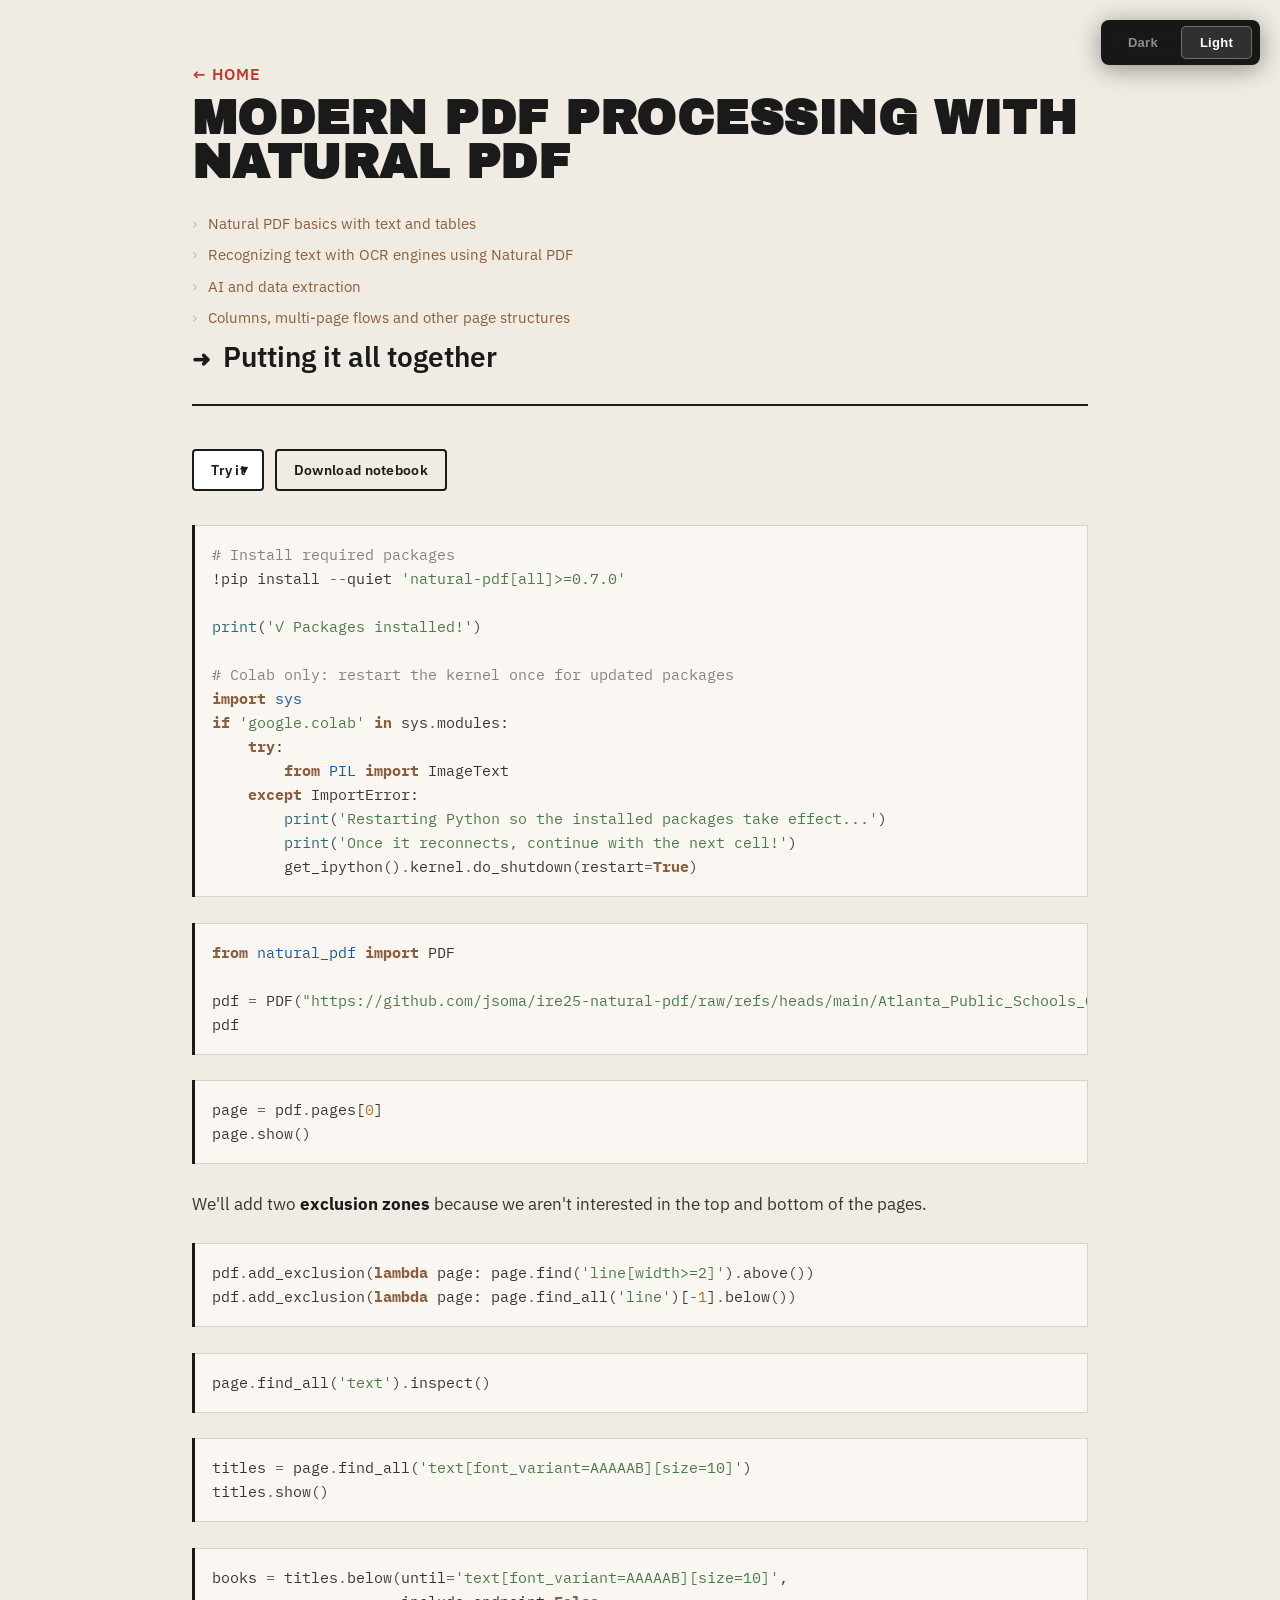
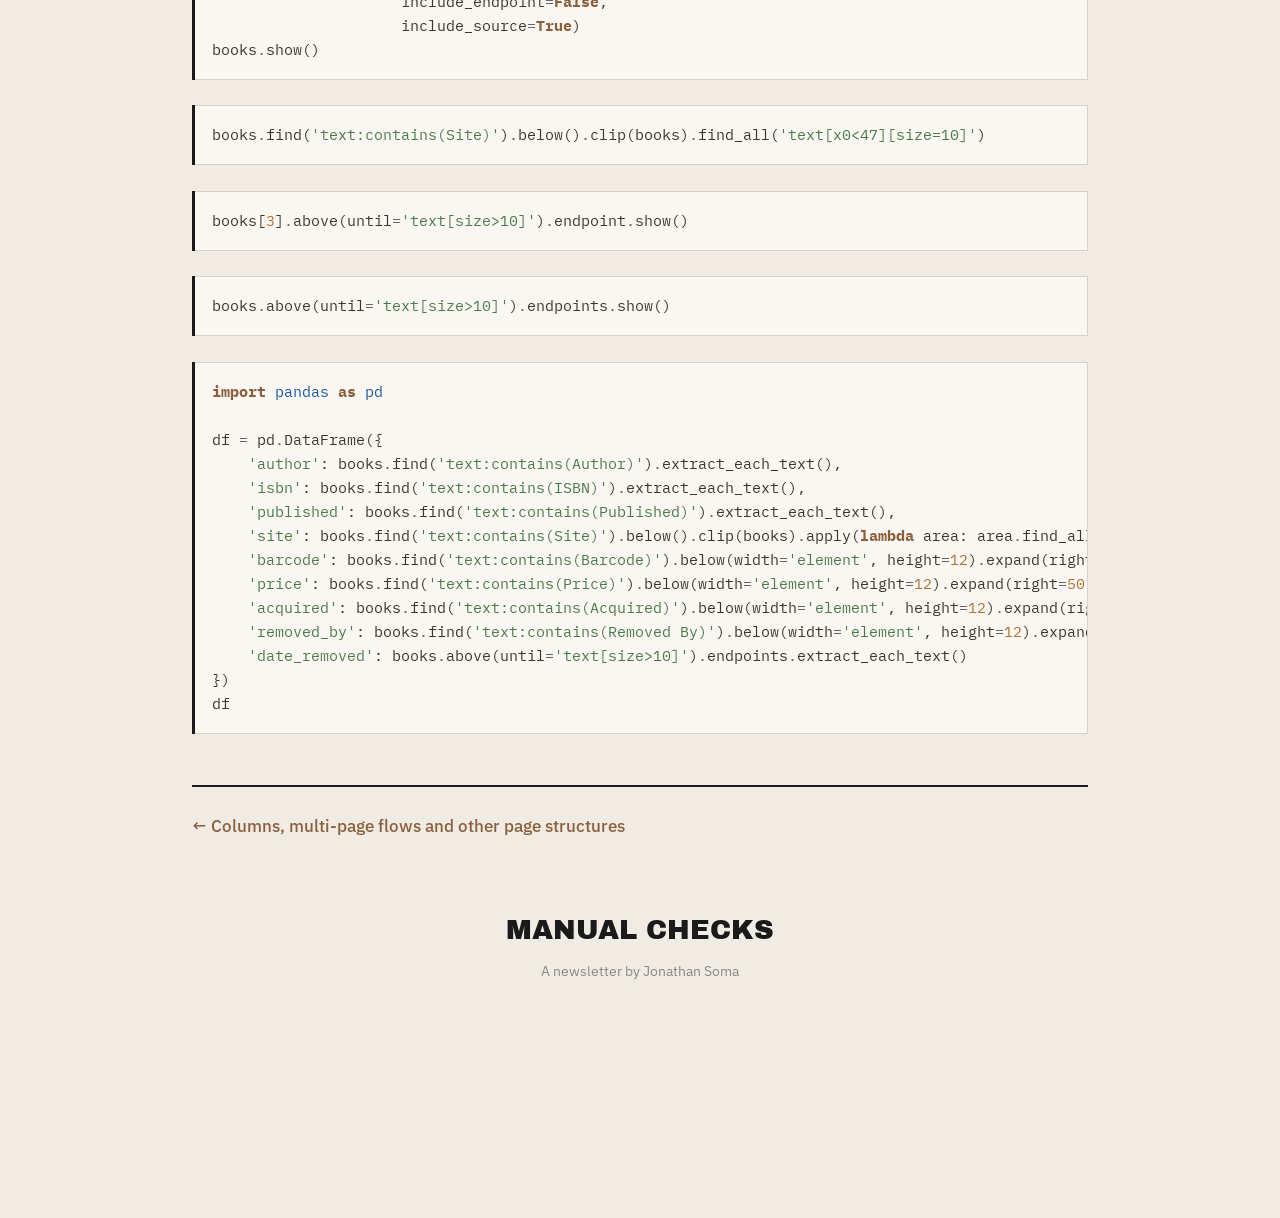
<file: docs/natural-pdf/05-final-boss-ANSWERS.html>
<!DOCTYPE html>
<html lang="en">
<head>
    <meta charset="utf-8">
    <meta name="viewport" content="width=device-width, initial-scale=1">
    <title>Putting it all together</title>
    
    <meta name="description" content="Let&#39;s see what it looks like to put this all together in a real-life scenario.">
    <meta name="author" content="Jonathan Soma, Columbia University">
    <link rel="canonical" href="https://jsoma.github.io/natural-pdf-workshop/natural-pdf/05-final-boss-ANSWERS.html">
    
    
    
    <meta property="og:title" content="Putting it all together">
    <meta property="og:description" content="Let&#39;s see what it looks like to put this all together in a real-life scenario.">
    <meta property="og:type" content="website">
    <meta property="og:url" content="https://jsoma.github.io/natural-pdf-workshop/natural-pdf/05-final-boss-ANSWERS.html">
    <meta property="og:site_name" content="Modern PDF processing with Natural PDF">
    <meta property="og:image" content="https://jsoma.github.io/natural-pdf-workshop/natural-pdf-social.png">
    <meta property="og:image:width" content="1200">
    <meta property="og:image:height" content="675">
    <meta property="og:image:alt" content="Putting it all together preview">
    <meta name="twitter:card" content="summary_large_image">
    <meta name="twitter:title" content="Putting it all together">
    <meta name="twitter:description" content="Let&#39;s see what it looks like to put this all together in a real-life scenario.">
    <meta name="twitter:image" content="https://jsoma.github.io/natural-pdf-workshop/natural-pdf-social.png">
    <meta name="twitter:image:alt" content="Putting it all together preview">
    <meta name="twitter:creator" content="@dangerscarf">
    

    <link rel="preconnect" href="https://fonts.googleapis.com">
    <link rel="preconnect" href="https://fonts.gstatic.com" crossorigin>
    <link href="https://fonts.googleapis.com/css2?family=Playfair+Display:ital,wght@0,400;0,700;1,400;1,700&family=Source+Serif+4:ital,opsz,wght@0,8..60,400;0,8..60,600;1,8..60,400&family=Inter:wght@400;500;600&family=Archivo+Black&family=IBM+Plex+Mono:wght@400;500&family=IBM+Plex+Sans:wght@400;500;600&display=swap" rel="stylesheet">
    <link rel="stylesheet" href="../static/base.css">
    
<link rel="stylesheet" href="../static/read.css">

    <script>
    // Set theme before paint to avoid FOUC
    (function(){var s=localStorage.getItem('theme');var t=s||(window.matchMedia('(prefers-color-scheme: light)').matches?'light':'dark');document.documentElement.className='theme-'+(t==='dark'?'noir':'broadsheet');})();
    </script>
</head>
<body>

<div class="theme-switcher">
    <button class="active" onclick="setTheme('dark', this)">Dark</button>
    <button onclick="setTheme('light', this)">Light</button>
</div>

<div class="page">
    

<nav class="nb-topnav">
    <a href="../index.html" class="nb-topnav-home">&larr; Home</a>
    
    <div class="nb-topnav-title">Modern PDF processing with Natural PDF</div>
    
    <ol class="nb-topnav-list">
        
        <li>
            
            <a href="01-natural-pdf-basics-with-text-and-tables-ANSWERS.html">Natural PDF basics with text and tables</a>
            
        </li>
        
        <li>
            
            <a href="02-ocr-and-ai-magic-ANSWERS.html">Recognizing text with OCR engines using Natural PDF</a>
            
        </li>
        
        <li>
            
            <a href="03-ai-and-data-extraction-ANSWERS.html">AI and data extraction</a>
            
        </li>
        
        <li>
            
            <a href="04-page-structure-ANSWERS.html">Columns, multi-page flows and other page structures</a>
            
        </li>
        
        <li class="is-current">
            
            <span class="nb-topnav-current">Putting it all together</span>
            
        </li>
        
    </ol>
</nav>



<div class="nb-actions">
    
    <details class="nb-try-menu">
        <summary class="nb-action-btn nb-action-colab">Try it</summary>
        <div class="nb-try-options">
            
            <a href="https://colab.research.google.com/github/jsoma/natural-pdf-workshop/blob/main/docs/natural-pdf/05-final-boss-ANSWERS.ipynb" target="_blank" rel="noopener">Open in Colab</a>
            
            <a href="https://colab.research.google.com/github/jsoma/natural-pdf-workshop/blob/main/docs/natural-pdf/05-final-boss.ipynb" target="_blank" rel="noopener">Colab (code-along)</a>
            
            <a href="https://codespaces.new/jsoma/natural-pdf-workshop?ref=main" target="_blank" rel="noopener">Codespaces</a>
            
        </div>
    </details>
    
    
    <a href="05-final-boss-ANSWERS.ipynb" class="nb-action-btn nb-action-download" download>Download notebook</a>
    
</div>


<div class="cell border-box-sizing code_cell rendered" id="cell-id=5c97457f">
<div class="input">
<div class="prompt input_prompt">In [ ]:</div>
<div class="inner_cell">
<div class="input_area">
<div class="highlight hl-ipython3"><pre><span></span><span class="c1"># Install required packages</span>
<span class="err">!</span><span class="n">pip</span> <span class="n">install</span> <span class="o">--</span><span class="n">quiet</span> <span class="s1">'natural-pdf[all]&gt;=0.7.0'</span>

<span class="nb">print</span><span class="p">(</span><span class="s1">'✓ Packages installed!'</span><span class="p">)</span>

<span class="c1"># Colab only: restart the kernel once for updated packages</span>
<span class="kn">import</span><span class="w"> </span><span class="nn">sys</span>
<span class="k">if</span> <span class="s1">'google.colab'</span> <span class="ow">in</span> <span class="n">sys</span><span class="o">.</span><span class="n">modules</span><span class="p">:</span>
    <span class="k">try</span><span class="p">:</span>
        <span class="kn">from</span><span class="w"> </span><span class="nn">PIL</span><span class="w"> </span><span class="kn">import</span> <span class="n">ImageText</span>
    <span class="k">except</span> <span class="ne">ImportError</span><span class="p">:</span>
        <span class="nb">print</span><span class="p">(</span><span class="s1">'Restarting Python so the installed packages take effect...'</span><span class="p">)</span>
        <span class="nb">print</span><span class="p">(</span><span class="s1">'Once it reconnects, continue with the next cell!'</span><span class="p">)</span>
        <span class="n">get_ipython</span><span class="p">()</span><span class="o">.</span><span class="n">kernel</span><span class="o">.</span><span class="n">do_shutdown</span><span class="p">(</span><span class="n">restart</span><span class="o">=</span><span class="kc">True</span><span class="p">)</span>
</pre></div>
</div>
</div>
</div>
</div>
<div class="cell border-box-sizing code_cell rendered" id="cell-id=53aca1e6">
<div class="input">
<div class="prompt input_prompt">In [ ]:</div>
<div class="inner_cell">
<div class="input_area">
<div class="highlight hl-ipython3"><pre><span></span><span class="kn">from</span><span class="w"> </span><span class="nn">natural_pdf</span><span class="w"> </span><span class="kn">import</span> <span class="n">PDF</span>

<span class="n">pdf</span> <span class="o">=</span> <span class="n">PDF</span><span class="p">(</span><span class="s2">"https://github.com/jsoma/ire25-natural-pdf/raw/refs/heads/main/Atlanta_Public_Schools_GA_sample.pdf"</span><span class="p">)</span>
<span class="n">pdf</span>
</pre></div>
</div>
</div>
</div>
</div>
<div class="cell border-box-sizing code_cell rendered" id="cell-id=c174866a">
<div class="input">
<div class="prompt input_prompt">In [ ]:</div>
<div class="inner_cell">
<div class="input_area">
<div class="highlight hl-ipython3"><pre><span></span><span class="n">page</span> <span class="o">=</span> <span class="n">pdf</span><span class="o">.</span><span class="n">pages</span><span class="p">[</span><span class="mi">0</span><span class="p">]</span>
<span class="n">page</span><span class="o">.</span><span class="n">show</span><span class="p">()</span>
</pre></div>
</div>
</div>
</div>
</div>
<div class="cell border-box-sizing text_cell rendered" id="cell-id=7bc19dfd-e5fc-416d-ab44-b68cf178e77d"><div class="prompt input_prompt">
</div><div class="inner_cell">
<div class="text_cell_render border-box-sizing rendered_html">
<p>We'll add two <strong>exclusion zones</strong> because we aren't interested in the top and bottom of the pages.</p>
</div>
</div>
</div>
<div class="cell border-box-sizing code_cell rendered" id="cell-id=98a8a417">
<div class="input">
<div class="prompt input_prompt">In [ ]:</div>
<div class="inner_cell">
<div class="input_area">
<div class="highlight hl-ipython3"><pre><span></span><span class="n">pdf</span><span class="o">.</span><span class="n">add_exclusion</span><span class="p">(</span><span class="k">lambda</span> <span class="n">page</span><span class="p">:</span> <span class="n">page</span><span class="o">.</span><span class="n">find</span><span class="p">(</span><span class="s1">'line[width&gt;=2]'</span><span class="p">)</span><span class="o">.</span><span class="n">above</span><span class="p">())</span>
<span class="n">pdf</span><span class="o">.</span><span class="n">add_exclusion</span><span class="p">(</span><span class="k">lambda</span> <span class="n">page</span><span class="p">:</span> <span class="n">page</span><span class="o">.</span><span class="n">find_all</span><span class="p">(</span><span class="s1">'line'</span><span class="p">)[</span><span class="o">-</span><span class="mi">1</span><span class="p">]</span><span class="o">.</span><span class="n">below</span><span class="p">())</span>
</pre></div>
</div>
</div>
</div>
</div>
<div class="cell border-box-sizing code_cell rendered" id="cell-id=b12d9634">
<div class="input">
<div class="prompt input_prompt">In [ ]:</div>
<div class="inner_cell">
<div class="input_area">
<div class="highlight hl-ipython3"><pre><span></span><span class="n">page</span><span class="o">.</span><span class="n">find_all</span><span class="p">(</span><span class="s1">'text'</span><span class="p">)</span><span class="o">.</span><span class="n">inspect</span><span class="p">()</span>
</pre></div>
</div>
</div>
</div>
</div>
<div class="cell border-box-sizing code_cell rendered" id="cell-id=afad6b3f">
<div class="input">
<div class="prompt input_prompt">In [ ]:</div>
<div class="inner_cell">
<div class="input_area">
<div class="highlight hl-ipython3"><pre><span></span><span class="n">titles</span> <span class="o">=</span> <span class="n">page</span><span class="o">.</span><span class="n">find_all</span><span class="p">(</span><span class="s1">'text[font_variant=AAAAAB][size=10]'</span><span class="p">)</span>
<span class="n">titles</span><span class="o">.</span><span class="n">show</span><span class="p">()</span>
</pre></div>
</div>
</div>
</div>
</div>
<div class="cell border-box-sizing code_cell rendered" id="cell-id=23463d53">
<div class="input">
<div class="prompt input_prompt">In [ ]:</div>
<div class="inner_cell">
<div class="input_area">
<div class="highlight hl-ipython3"><pre><span></span><span class="n">books</span> <span class="o">=</span> <span class="n">titles</span><span class="o">.</span><span class="n">below</span><span class="p">(</span><span class="n">until</span><span class="o">=</span><span class="s1">'text[font_variant=AAAAAB][size=10]'</span><span class="p">,</span>
                     <span class="n">include_endpoint</span><span class="o">=</span><span class="kc">False</span><span class="p">,</span>
                     <span class="n">include_source</span><span class="o">=</span><span class="kc">True</span><span class="p">)</span>
<span class="n">books</span><span class="o">.</span><span class="n">show</span><span class="p">()</span>
</pre></div>
</div>
</div>
</div>
</div>
<div class="cell border-box-sizing code_cell rendered" id="cell-id=d16d726b">
<div class="input">
<div class="prompt input_prompt">In [ ]:</div>
<div class="inner_cell">
<div class="input_area">
<div class="highlight hl-ipython3"><pre><span></span><span class="n">books</span><span class="o">.</span><span class="n">find</span><span class="p">(</span><span class="s1">'text:contains(Site)'</span><span class="p">)</span><span class="o">.</span><span class="n">below</span><span class="p">()</span><span class="o">.</span><span class="n">clip</span><span class="p">(</span><span class="n">books</span><span class="p">)</span><span class="o">.</span><span class="n">find_all</span><span class="p">(</span><span class="s1">'text[x0&lt;47][size=10]'</span><span class="p">)</span>
</pre></div>
</div>
</div>
</div>
</div>
<div class="cell border-box-sizing code_cell rendered" id="cell-id=650949c1-59ff-42f0-a027-d4d15355bb72">
<div class="input">
<div class="prompt input_prompt">In [ ]:</div>
<div class="inner_cell">
<div class="input_area">
<div class="highlight hl-ipython3"><pre><span></span><span class="n">books</span><span class="p">[</span><span class="mi">3</span><span class="p">]</span><span class="o">.</span><span class="n">above</span><span class="p">(</span><span class="n">until</span><span class="o">=</span><span class="s1">'text[size&gt;10]'</span><span class="p">)</span><span class="o">.</span><span class="n">endpoint</span><span class="o">.</span><span class="n">show</span><span class="p">()</span>
</pre></div>
</div>
</div>
</div>
</div>
<div class="cell border-box-sizing code_cell rendered" id="cell-id=004198a2-7059-45a9-98bd-5b703a09ef40">
<div class="input">
<div class="prompt input_prompt">In [ ]:</div>
<div class="inner_cell">
<div class="input_area">
<div class="highlight hl-ipython3"><pre><span></span><span class="n">books</span><span class="o">.</span><span class="n">above</span><span class="p">(</span><span class="n">until</span><span class="o">=</span><span class="s1">'text[size&gt;10]'</span><span class="p">)</span><span class="o">.</span><span class="n">endpoints</span><span class="o">.</span><span class="n">show</span><span class="p">()</span>
</pre></div>
</div>
</div>
</div>
</div>
<div class="cell border-box-sizing code_cell rendered" id="cell-id=84a35144">
<div class="input">
<div class="prompt input_prompt">In [ ]:</div>
<div class="inner_cell">
<div class="input_area">
<div class="highlight hl-ipython3"><pre><span></span><span class="kn">import</span><span class="w"> </span><span class="nn">pandas</span><span class="w"> </span><span class="k">as</span><span class="w"> </span><span class="nn">pd</span>

<span class="n">df</span> <span class="o">=</span> <span class="n">pd</span><span class="o">.</span><span class="n">DataFrame</span><span class="p">({</span>
    <span class="s1">'author'</span><span class="p">:</span> <span class="n">books</span><span class="o">.</span><span class="n">find</span><span class="p">(</span><span class="s1">'text:contains(Author)'</span><span class="p">)</span><span class="o">.</span><span class="n">extract_each_text</span><span class="p">(),</span>
    <span class="s1">'isbn'</span><span class="p">:</span> <span class="n">books</span><span class="o">.</span><span class="n">find</span><span class="p">(</span><span class="s1">'text:contains(ISBN)'</span><span class="p">)</span><span class="o">.</span><span class="n">extract_each_text</span><span class="p">(),</span>
    <span class="s1">'published'</span><span class="p">:</span> <span class="n">books</span><span class="o">.</span><span class="n">find</span><span class="p">(</span><span class="s1">'text:contains(Published)'</span><span class="p">)</span><span class="o">.</span><span class="n">extract_each_text</span><span class="p">(),</span>
    <span class="s1">'site'</span><span class="p">:</span> <span class="n">books</span><span class="o">.</span><span class="n">find</span><span class="p">(</span><span class="s1">'text:contains(Site)'</span><span class="p">)</span><span class="o">.</span><span class="n">below</span><span class="p">()</span><span class="o">.</span><span class="n">clip</span><span class="p">(</span><span class="n">books</span><span class="p">)</span><span class="o">.</span><span class="n">apply</span><span class="p">(</span><span class="k">lambda</span> <span class="n">area</span><span class="p">:</span> <span class="n">area</span><span class="o">.</span><span class="n">find_all</span><span class="p">(</span><span class="s1">'text[x0&lt;47][size=10]'</span><span class="p">)</span><span class="o">.</span><span class="n">extract_text</span><span class="p">()),</span>
    <span class="s1">'barcode'</span><span class="p">:</span> <span class="n">books</span><span class="o">.</span><span class="n">find</span><span class="p">(</span><span class="s1">'text:contains(Barcode)'</span><span class="p">)</span><span class="o">.</span><span class="n">below</span><span class="p">(</span><span class="n">width</span><span class="o">=</span><span class="s1">'element'</span><span class="p">,</span> <span class="n">height</span><span class="o">=</span><span class="mi">12</span><span class="p">)</span><span class="o">.</span><span class="n">expand</span><span class="p">(</span><span class="n">right</span><span class="o">=</span><span class="mi">50</span><span class="p">)</span><span class="o">.</span><span class="n">extract_each_text</span><span class="p">(),</span>
    <span class="s1">'price'</span><span class="p">:</span> <span class="n">books</span><span class="o">.</span><span class="n">find</span><span class="p">(</span><span class="s1">'text:contains(Price)'</span><span class="p">)</span><span class="o">.</span><span class="n">below</span><span class="p">(</span><span class="n">width</span><span class="o">=</span><span class="s1">'element'</span><span class="p">,</span> <span class="n">height</span><span class="o">=</span><span class="mi">12</span><span class="p">)</span><span class="o">.</span><span class="n">expand</span><span class="p">(</span><span class="n">right</span><span class="o">=</span><span class="mi">50</span><span class="p">)</span><span class="o">.</span><span class="n">extract_each_text</span><span class="p">(),</span>
    <span class="s1">'acquired'</span><span class="p">:</span> <span class="n">books</span><span class="o">.</span><span class="n">find</span><span class="p">(</span><span class="s1">'text:contains(Acquired)'</span><span class="p">)</span><span class="o">.</span><span class="n">below</span><span class="p">(</span><span class="n">width</span><span class="o">=</span><span class="s1">'element'</span><span class="p">,</span> <span class="n">height</span><span class="o">=</span><span class="mi">12</span><span class="p">)</span><span class="o">.</span><span class="n">expand</span><span class="p">(</span><span class="n">right</span><span class="o">=</span><span class="mi">10</span><span class="p">)</span><span class="o">.</span><span class="n">extract_each_text</span><span class="p">(),</span>
    <span class="s1">'removed_by'</span><span class="p">:</span> <span class="n">books</span><span class="o">.</span><span class="n">find</span><span class="p">(</span><span class="s1">'text:contains(Removed By)'</span><span class="p">)</span><span class="o">.</span><span class="n">below</span><span class="p">(</span><span class="n">width</span><span class="o">=</span><span class="s1">'element'</span><span class="p">,</span> <span class="n">height</span><span class="o">=</span><span class="mi">12</span><span class="p">)</span><span class="o">.</span><span class="n">expand</span><span class="p">(</span><span class="n">right</span><span class="o">=</span><span class="mi">40</span><span class="p">)</span><span class="o">.</span><span class="n">extract_each_text</span><span class="p">(),</span>
    <span class="s1">'date_removed'</span><span class="p">:</span> <span class="n">books</span><span class="o">.</span><span class="n">above</span><span class="p">(</span><span class="n">until</span><span class="o">=</span><span class="s1">'text[size&gt;10]'</span><span class="p">)</span><span class="o">.</span><span class="n">endpoints</span><span class="o">.</span><span class="n">extract_each_text</span><span class="p">()</span>
<span class="p">})</span>
<span class="n">df</span>
</pre></div>
</div>
</div>
</div>
</div>



<nav class="nb-nav">
    
    <a href="04-page-structure-ANSWERS.html" class="nb-nav-prev">&larr; Columns, multi-page flows and other page structures</a>
    
    
    <span></span>
    
</nav>



<footer class="site-footer">
    <div class="newsletter-signup">
        <p class="newsletter-title">Manual Checks</p>
<p class="newsletter-desc">A newsletter by Jonathan Soma</p>
<script async src="https://subscribe-forms.beehiiv.com/embed.js"></script>
<iframe src="https://subscribe-forms.beehiiv.com/74449fe6-9aee-4fca-81ec-c07b8588210f" class="newsletter-embed beehiiv-embed" data-test-id="beehiiv-embed" frameborder="0" scrolling="no"></iframe>

    </div>
</footer>


</div>

<script>
function setTheme(theme, btn) {
    var darkNames = {'dark':1, 'noir':1};
    var cls = darkNames[theme] ? 'noir' : 'broadsheet';
    document.documentElement.className = 'theme-' + cls;
    document.querySelectorAll('.theme-switcher button').forEach(function(b) { b.classList.remove('active'); });
    btn.classList.add('active');
    localStorage.setItem('theme', darkNames[theme] ? 'dark' : 'light');
}

// Sync button active state (theme already set by head script)
(function() {
    var saved = localStorage.getItem('theme');
    var theme = saved || (window.matchMedia('(prefers-color-scheme: light)').matches ? 'light' : 'dark');
    var label = theme === 'dark' ? 'Dark' : 'Light';
    document.querySelectorAll('.theme-switcher button').forEach(function(b) {
        b.classList.toggle('active', b.textContent.trim() === label);
    });
})();

window.matchMedia('(prefers-color-scheme: light)').addEventListener('change', function(e) {
    if (!localStorage.getItem('theme')) {
        var cls = e.matches ? 'broadsheet' : 'noir';
        document.documentElement.className = 'theme-' + cls;
        var label = e.matches ? 'Light' : 'Dark';
        document.querySelectorAll('.theme-switcher button').forEach(function(b) {
            b.classList.toggle('active', b.textContent.trim() === label);
        });
    }
});

function loadSlides(slideId, slideUrl) {
    var root = document.getElementById(slideId);
    if (!root) return;
    var preview = root.querySelector('.slide-preview');
    var container = root.querySelector('.slide-container');
    var frame = container && container.querySelector('iframe, embed');
    if (frame && !frame.getAttribute('src')) {
        frame.setAttribute('src', slideUrl);
    }
    if (preview) preview.style.display = 'none';
    if (container) container.style.display = 'block';
}

document.addEventListener('click', function(event) {
    document.querySelectorAll('details.try-menu[open], details.nb-try-menu[open]').forEach(function(menu) {
        if (!menu.contains(event.target)) {
            menu.removeAttribute('open');
        }
    });
});

document.addEventListener('keydown', function(event) {
    if (event.key === 'Escape') {
        document.querySelectorAll('details.try-menu[open], details.nb-try-menu[open]').forEach(function(menu) {
            menu.removeAttribute('open');
        });
    }
});
</script>

<script>
// Detect blocked newsletter iframes and show a fallback link
(function() {
    function replaceWithLink(iframe, src) {
        var link = document.createElement('a');
        link.href = src;
        link.className = 'newsletter-fallback-btn';
        link.innerHTML = 'Subscribe to the newsletter &rarr;';
        iframe.replaceWith(link);
        // Also hide the beehiiv script tag if present
        var scripts = document.querySelectorAll('.newsletter-signup script');
        scripts.forEach(function(s) { s.remove(); });
    }
    document.querySelectorAll('.newsletter-signup iframe').forEach(function(iframe) {
        var src = iframe.src;
        if (!src) return;
        // Check iframe dimensions after it settles — blocked iframes
        // typically render as 0-height or very small
        var timer = setTimeout(function() {
            var h = iframe.offsetHeight || iframe.getBoundingClientRect().height;
            if (h < 20) {
                replaceWithLink(iframe, src);
            }
        }, 3000);
    });
})();
</script>
</body>
</html>
</file>
<file: docs/static/base.css>
/* ================================================================
   THEME SWITCHER
   ================================================================ */
.theme-switcher {
    position: fixed;
    top: 20px;
    right: 20px;
    z-index: 9999;
    display: flex;
    gap: 4px;
    padding: 6px 8px;
    border-radius: 8px;
    background: rgba(0,0,0,0.9);
    backdrop-filter: blur(10px);
    box-shadow: 0 4px 24px rgba(0,0,0,0.4);
}
.theme-switcher button {
    padding: 8px 18px;
    border: 1.5px solid transparent;
    border-radius: 5px;
    cursor: pointer;
    font-size: 13px;
    font-weight: 600;
    letter-spacing: 0.02em;
    transition: all 0.2s;
    color: rgba(255,255,255,0.5);
    background: transparent;
    font-family: -apple-system, sans-serif;
}
.theme-switcher button:hover {
    color: white;
}
.theme-switcher button.active {
    color: white;
    border-color: rgba(255,255,255,0.3);
    background: rgba(255,255,255,0.1);
}

/* ================================================================
   RESET
   ================================================================ */
*, *::before, *::after { box-sizing: border-box; margin: 0; padding: 0; }
a { text-decoration: none; }

/* ================================================================
   SHARED STRUCTURE
   ================================================================ */
body {
    min-height: 100vh;
    transition: background-color 0.5s;
}
.page {
    max-width: 860px;
    margin: 0 auto;
    padding: 80px 32px 120px;
}

/* ================================================================
   SHARED LAZY SLIDE EMBED
   ================================================================ */
.slide-embed {
    margin: 2em 0;
}
.slide-embed.workshop-slide-embed {
    margin-top: 1.5em;
}
.slide-embed .slide-preview {
    position: relative;
    display: block;
    width: 100%;
    padding: 0;
    border: 0;
    background: transparent;
    cursor: pointer;
    text-align: left;
}
.slide-embed .slide-preview img {
    display: block;
    width: 100%;
    max-height: 460px;
    object-fit: contain;
}
.slide-embed .slide-preview-fallback {
    display: block;
    padding: 4em 2em;
    text-align: center;
}
.slide-embed .slide-preview-label {
    position: absolute;
    right: 18px;
    bottom: 18px;
    padding: 9px 14px;
    border-radius: 4px;
    font-family: 'Inter', sans-serif;
    font-size: 0.78em;
    font-weight: 600;
}
.slide-embed .slide-download {
    margin-top: 0.6em;
    text-align: center;
}
.slide-embed .slide-container iframe {
    display: block;
    width: 100%;
    height: min(78vh, 760px);
    border: 0;
}
.theme-noir .slide-embed .slide-preview {
    border: 1px solid #333;
    background: #0b0b0b;
}
.theme-noir .slide-embed .slide-preview:hover {
    border-color: #666;
}
.theme-noir .slide-embed .slide-preview-fallback {
    color: #999;
}
.theme-noir .slide-embed .slide-preview-label {
    background: #e8e4dc;
    color: #111;
}
.theme-noir .slide-embed .slide-container iframe {
    border: 1px solid #333;
}
.theme-noir .slide-embed .slide-download a {
    color: #bbb;
}
.theme-broadsheet .slide-embed .slide-preview {
    border: 2px solid #1a1a1a;
    background: #efe4d2;
}
.theme-broadsheet .slide-embed .slide-preview:hover {
    border-color: #8b5e3c;
}
.theme-broadsheet .slide-embed .slide-preview-fallback {
    color: #5b4a3e;
}
.theme-broadsheet .slide-embed .slide-preview-label {
    background: #1a1a1a;
    color: #f5f0e6;
}
.theme-broadsheet .slide-embed .slide-container iframe {
    border: 2px solid #1a1a1a;
}
.theme-broadsheet .slide-embed .slide-download a {
    color: #8b5e3c;
}

/* ================================================================
   NEWSLETTER FALLBACK BUTTON
   ================================================================ */
.newsletter-fallback-btn {
    display: inline-block;
    padding: 12px 28px;
    border-radius: 4px;
    font-weight: 600;
    letter-spacing: 0.03em;
    text-decoration: none;
    transition: all 0.15s;
    margin-top: 0.5em;
}
.theme-noir .newsletter-fallback-btn {
    font-family: 'Inter', sans-serif;
    font-size: 0.85em;
    color: #111;
    background: #c0392b;
    border: 1px solid #c0392b;
}
.theme-noir .newsletter-fallback-btn:hover {
    background: #e74c3c;
    border-color: #e74c3c;
}
.theme-broadsheet .newsletter-fallback-btn {
    font-family: 'IBM Plex Sans', sans-serif;
    font-size: 0.9em;
    color: #f0ece4;
    background: #c0392b;
    border: 2px solid #c0392b;
    text-transform: uppercase;
}
.theme-broadsheet .newsletter-fallback-btn:hover {
    background: #a02a1e;
    border-color: #a02a1e;
}

/* ================================================================
   RESPONSIVE
   ================================================================ */
@media (max-width: 640px) {
    .theme-switcher {
        top: auto;
        bottom: 12px;
        right: 12px;
        left: 12px;
        justify-content: center;
    }
    .page { padding: 60px 20px 100px; }
}
</file>
<file: docs/static/index.css>
/* ================================================================
   SHARED STRUCTURAL
   ================================================================ */
.notebook-card { position: relative; }

.card-action {
    width: 9rem;
}
.card-action .try-menu,
.card-action .primary-btn,
.card-action .read-btn {
    box-sizing: border-box;
    width: 100%;
}

.section-title {
    margin: 0;
}
.section-intro {
    margin-top: 0;
}
.section-description {
    margin: 0 0 1.4em;
    max-width: 720px;
}
.section-description > :first-child {
    margin-top: 0;
}
.section-description p {
    margin: 0 0 1em;
}
.section-description ul,
.section-description ol {
    margin: 0 0 1em;
    padding-left: 1.4em;
}
.section-description li {
    padding-left: 0.15em;
}
.section-description > :last-child {
    margin-bottom: 0;
}

.secondary-actions {
    display: flex;
    flex-wrap: wrap;
    gap: 0.3em 1.2em;
    margin-top: 0.6em;
}
.secondary-actions a {
    transition: all 0.15s;
}

.ref-links {
    margin-top: 0.8em;
}
.ref-links span {
    display: inline;
}
.ref-links a {
    transition: color 0.15s;
}

.site-actions {
    display: flex;
    flex-wrap: wrap;
    gap: 0.7em;
    margin-top: 1.5em;
}
.site-action-btn {
    display: inline-block;
    transition: all 0.15s;
}
.site-action-codespaces::after,
.site-action-slides::after {
    content: ' \2197';
    font-size: 0.85em;
}
.site-action-download::before {
    content: '\2193  ';
    opacity: 0.5;
}

.primary-btn::after {
    content: ' \2197';
    font-size: 0.85em;
}
.try-menu {
    position: relative;
    display: inline-block;
}
.try-menu > summary {
    cursor: pointer;
    list-style: none;
}
.try-menu > summary::-webkit-details-marker {
    display: none;
}
.try-menu > .primary-btn {
    position: relative;
    display: block;
    text-align: center;
}
.try-menu > .primary-btn::after {
    content: '\25BE';
    position: absolute;
    right: 1.1em;
    top: 50%;
    transform: translateY(-50%);
}
.try-options {
    position: absolute;
    right: 0;
    top: calc(100% + 6px);
    z-index: 50;
    display: none;
    min-width: 180px;
    overflow: hidden;
    border-radius: 4px;
}
.try-menu[open] .try-options {
    display: flex;
    flex-direction: column;
}
.try-options a {
    display: block;
    padding: 0.65em 0.85em;
    text-decoration: none;
    white-space: nowrap;
}

.action-codealong::before {
    content: '\270E  ';
    opacity: 0.5;
}
.action-download::before {
    content: '\2193  ';
    opacity: 0.5;
}

.section-downloads {
    margin-top: 1.5em;
    margin-bottom: 1.2em;
}
.section-download-btn {
    display: inline-flex;
    align-items: center;
    justify-content: center;
    min-height: 42px;
    padding: 10px 18px;
    border-radius: 4px;
    font-family: 'Inter', sans-serif;
    font-weight: 600;
    line-height: 1.2;
    transition: background 0.15s, border-color 0.15s, color 0.15s, transform 0.15s;
}
.section-download-btn::before {
    content: '\2193  ';
    opacity: 0.5;
}

/* ================================================================

   THEME: NOIR
   Dark, editorial. Giant italic serif. Ruled rows.

   ================================================================ */
.theme-noir {
    background: #111;
    color: #999;
    font-family: 'Source Serif 4', Georgia, serif;
    font-size: 19px;
    line-height: 1.6;
}

.theme-noir .page { max-width: 820px; }

.theme-noir .conference-label {
    font-family: 'Inter', sans-serif;
    font-size: 0.7em;
    font-weight: 600;
    letter-spacing: 0.18em;
    text-transform: uppercase;
    color: #c0392b;
    margin-bottom: 1.2em;
}

.theme-noir .site-title {
    font-family: 'Playfair Display', serif;
    font-size: clamp(3.2em, 7vw, 5em);
    font-weight: 400;
    font-style: italic;
    color: #f0ece4;
    line-height: 1.08;
    margin-bottom: 0.4em;
    letter-spacing: -0.01em;
}

.theme-noir .site-author {
    font-family: 'Inter', sans-serif;
    font-size: 0.85em;
    color: #666;
    margin-bottom: 1.2em;
}

.theme-noir .site-description {
    font-size: 1em;
    color: #777;
    line-height: 1.65;
    margin-bottom: 0.3em;
}
.theme-noir .site-description strong {
    color: #e8e4dc;
    font-weight: 600;
}

.theme-noir .site-meta-links {
    font-family: 'Inter', sans-serif;
    font-size: 0.85em;
    color: #555;
    margin-top: 1.5em;
}
.theme-noir .site-meta-links a {
    color: #888;
}
.theme-noir .site-meta-links a:hover {
    color: #f0ece4;
}

.theme-noir .site-action-btn {
    font-family: 'Inter', sans-serif;
    font-size: 0.78em;
    font-weight: 500;
    color: #e8e4dc;
    border: 1px solid #444;
    padding: 8px 16px;
    border-radius: 4px;
}
.theme-noir .site-action-btn:hover {
    border-color: #e8e4dc;
    background: #e8e4dc;
    color: #111;
}
.theme-noir .site-action-highlight {
    background: #e8e4dc;
    border-color: #e8e4dc;
    color: #111;
}
.theme-noir .site-action-highlight:hover {
    background: #fff;
    border-color: #fff;
    color: #111;
}

.theme-noir .section-divider {
    border: none;
    margin: 2em 0 0;
}

.theme-noir .section-title {
    font-family: 'Inter', sans-serif;
    font-size: 0.72em;
    font-weight: 600;
    letter-spacing: 0.16em;
    text-transform: uppercase;
    color: #777;
    margin: 0 0 0.8em;
}
.theme-noir .section-description {
    color: #888;
}
.theme-noir .section-description a {
    color: #e8e4dc;
}

.theme-noir .section-intro {
    border-top: 1px solid #222;
    padding: 1.8em 0;
}

.theme-noir .section-intro > * {
    margin-left: 72px;
}

.theme-noir .section-download-btn {
    font-size: 0.8em;
    color: #111;
    background: #e8e4dc;
    border: 1px solid #e8e4dc;
    letter-spacing: 0.02em;
}
.theme-noir .section-download-btn:hover {
    color: #111;
    background: #fff;
    border-color: #fff;
    transform: translateY(-1px);
}

.theme-noir .notebook-card {
    display: grid;
    grid-template-columns: 48px 1fr auto;
    gap: 0 24px;
    align-items: start;
    padding: 1.8em 0;
    border-top: 1px solid #222;
}
.theme-noir .notebook-card:last-of-type {
    border-bottom: 1px solid #222;
}

.theme-noir .step-number {
    font-family: 'Playfair Display', serif;
    font-size: 1.05em;
    color: #c0392b;
    padding-top: 2px;
    font-style: italic;
}

.theme-noir .card-content {
    min-width: 0;
}

.theme-noir .notebook-title {
    font-family: 'Inter', sans-serif;
    font-size: 0.9em;
    font-weight: 600;
    color: #e8e4dc;
    margin-bottom: 0.35em;
    line-height: 1.3;
}
.theme-noir .notebook-title a {
    color: inherit;
}
.theme-noir .notebook-title a:hover {
    color: #c0392b;
}

.theme-noir .notebook-desc {
    font-size: 0.9em;
    color: #666;
    line-height: 1.55;
}

.theme-noir .card-action {
    padding-top: 2px;
    display: flex;
    flex-direction: column;
    gap: 6px;
}

.theme-noir .primary-btn {
    display: inline-block;
    font-family: 'Inter', sans-serif;
    font-size: 0.7em;
    font-weight: 500;
    color: #e8e4dc;
    border: 1px solid #444;
    padding: 8px 20px;
    border-radius: 4px;
    white-space: nowrap;
    transition: all 0.15s;
}
.theme-noir .primary-btn:hover {
    border-color: #e8e4dc;
    background: #e8e4dc;
    color: #111;
}
.theme-noir .try-menu > .primary-btn {
    background: #e8e4dc;
    border-color: #e8e4dc;
    color: #111;
}
.theme-noir .try-menu > .primary-btn:hover {
    background: #fff;
    border-color: #fff;
    color: #111;
}
.theme-noir .try-options {
    background: #181818;
    border: 1px solid #444;
    box-shadow: 0 8px 24px rgba(0, 0, 0, 0.35);
}
.theme-noir .try-options a {
    font-family: 'Inter', sans-serif;
    font-size: 0.78em;
    color: #ddd;
}
.theme-noir .try-options a:hover {
    background: #242424;
    color: #fff;
}

.theme-noir .read-btn {
    display: inline-block;
    font-family: 'Inter', sans-serif;
    font-size: 0.7em;
    font-weight: 500;
    color: #888;
    border: 1px solid #333;
    padding: 7px 20px;
    border-radius: 4px;
    white-space: nowrap;
    transition: all 0.15s;
    text-align: center;
}
.theme-noir .read-btn:hover {
    color: #e8e4dc;
    border-color: #666;
}

.theme-noir .secondary-actions {
    grid-column: 2 / -1;
    margin-top: 0.6em;
    margin-bottom: 0.3em;
}
.theme-noir .secondary-actions a {
    font-family: 'Inter', sans-serif;
    font-size: 0.8em;
    color: #bbb;
    letter-spacing: 0.02em;
}
.theme-noir .secondary-actions a:hover {
    color: #e8e4dc;
}

.theme-noir .ref-links {
    grid-column: 2 / -1;
    font-family: 'Inter', sans-serif;
    font-size: 0.85em;
    color: #555;
}
.theme-noir .ref-links span { color: #555; }
.theme-noir .ref-links a { color: #9a8a7a; }
.theme-noir .ref-links a:hover { color: #c0392b; }

.theme-noir .site-footer {
    margin-top: 4em;
    font-family: 'Inter', sans-serif;
}
.theme-noir .newsletter-title {
    font-family: 'Playfair Display', serif;
    font-size: 1.5em;
    font-style: italic;
    color: #e8e4dc;
    margin-bottom: 0.2em;
}
.theme-noir .newsletter-desc {
    font-size: 0.8em;
    color: #666;
    margin-bottom: 0.5em;
}
.theme-noir .newsletter-signup {
    background: #111;
    text-align: center;
}
.theme-noir .newsletter-embed {
    width: 100%;
    max-width: 480px;
    height: 100px;
}

/* ================================================================

   THEME: BROADSHEET
   Light, massive condensed type. Monospace body.

   ================================================================ */
.theme-broadsheet {
    background: #f0ece4;
    color: #3a3530;
    font-family: 'IBM Plex Sans', -apple-system, sans-serif;
    font-size: 18px;
    line-height: 1.65;
}

.theme-broadsheet .page { max-width: 880px; }

.theme-broadsheet .conference-label {
    display: inline-block;
    font-family: 'IBM Plex Sans', sans-serif;
    font-size: 0.85em;
    font-weight: 600;
    letter-spacing: 0.12em;
    text-transform: uppercase;
    color: #c0392b;
    border: 2px solid #c0392b;
    padding: 6px 14px;
    margin-bottom: 1.5em;
}

.theme-broadsheet .site-title {
    font-family: 'Archivo Black', Impact, sans-serif;
    font-size: clamp(2.8em, 7vw, 5em);
    font-weight: 800;
    color: #1a1a1a;
    line-height: 0.92;
    text-transform: uppercase;
    margin-bottom: 0.25em;
    letter-spacing: 0.01em;
}

.theme-broadsheet .site-author {
    display: inline-block;
    font-family: 'IBM Plex Mono', monospace;
    font-size: 0.85em;
    font-weight: 500;
    text-transform: uppercase;
    letter-spacing: 0.06em;
    color: #f0ece4;
    background: #1a1a1a;
    padding: 0.35em 0.7em;
    margin-bottom: 1.5em;
}

.theme-broadsheet .site-description {
    font-size: 1em;
    color: #3a3530;
    line-height: 1.7;
    margin-bottom: 0.3em;
}
.theme-broadsheet .site-description strong {
    color: #1a1a1a;
    font-weight: 600;
    text-decoration: underline;
    text-decoration-thickness: 2px;
    text-underline-offset: 3px;
}

.theme-broadsheet .site-meta-links {
    font-size: 1em;
    color: #888;
    margin-top: 1.5em;
}
.theme-broadsheet .site-meta-links a { color: #8b5e3c; }
.theme-broadsheet .site-meta-links a:hover { color: #c0392b; }

.theme-broadsheet .site-action-btn {
    font-family: 'IBM Plex Sans', sans-serif;
    font-size: 0.88em;
    font-weight: 600;
    color: #1a1a1a;
    border: 2px solid #1a1a1a;
    padding: 8px 16px;
    border-radius: 2px;
}
.theme-broadsheet .site-action-btn:hover {
    background: #1a1a1a;
    color: #f5f0e6;
}
.theme-broadsheet .site-action-highlight {
    background: #1a1a1a;
    color: #f5f0e6;
}
.theme-broadsheet .site-action-highlight:hover {
    background: #c0392b;
    border-color: #c0392b;
}

.theme-broadsheet .section-divider {
    border: none;
    border-top: 3px solid #1a1a1a;
    margin: 2em 0 0;
}

.theme-broadsheet .section-title {
    font-family: 'Archivo Black', sans-serif;
    font-size: 1.15em;
    letter-spacing: 0;
    text-transform: uppercase;
    color: #1a1a1a;
    margin: 0 0 0.8em;
}
.theme-broadsheet .section-description {
    color: #4c473f;
}
.theme-broadsheet .section-description a {
    color: #8b5e3c;
}

.theme-broadsheet .section-download-btn {
    font-size: 0.95em;
    color: #1a1a1a;
    background: #fff;
    border: 2px solid #1a1a1a;
    font-family: 'IBM Plex Sans', sans-serif;
    text-transform: uppercase;
    letter-spacing: 0.03em;
}
.theme-broadsheet .section-download-btn:hover {
    color: #f5f0e6;
    background: #1a1a1a;
    border-color: #1a1a1a;
    transform: translateY(-1px);
}

.theme-broadsheet .notebook-card {
    display: grid;
    grid-template-columns: 1fr auto;
    gap: 0 32px;
    align-items: start;
    padding: 2em 0;
    border-bottom: 2px solid #ccc5b8;
    overflow: visible;
}

.theme-broadsheet .step-number {
    position: absolute;
    right: -8px;
    top: 50%;
    transform: translateY(-50%);
    font-family: 'Archivo Black', Impact, sans-serif;
    font-size: 8em;
    font-weight: 900;
    color: #1a1a1a;
    opacity: 0.06;
    line-height: 1;
    pointer-events: none;
}

.theme-broadsheet .card-content { min-width: 0; }

.theme-broadsheet .notebook-title {
    font-family: 'IBM Plex Sans', sans-serif;
    font-size: 1.1em;
    font-weight: 600;
    color: #1a1a1a;
    margin-bottom: 0.4em;
    line-height: 1.3;
    letter-spacing: 0.02em;
}
.theme-broadsheet .notebook-title a {
    color: inherit;
}
.theme-broadsheet .notebook-title a:hover {
    color: #c0392b;
}

.theme-broadsheet .notebook-desc {
    font-size: 0.95em;
    color: #4a4440;
    line-height: 1.6;
    max-width: 540px;
}

.theme-broadsheet .card-action {
    padding-top: 0;
    align-self: center;
    display: flex;
    flex-direction: column;
    gap: 6px;
}

.theme-broadsheet .primary-btn {
    display: inline-block;
    font-family: 'IBM Plex Sans', sans-serif;
    font-size: 0.85em;
    font-weight: 600;
    text-transform: uppercase;
    letter-spacing: 0.04em;
    color: #f0ece4;
    background: #1a1a1a;
    padding: 10px 22px;
    white-space: nowrap;
    transition: all 0.15s;
    text-align: center;
}
.theme-broadsheet .primary-btn:hover {
    background: #c0392b;
}
.theme-broadsheet .try-options {
    background: #f5f0e6;
    border: 2px solid #1a1a1a;
    box-shadow: 6px 6px 0 #1a1a1a;
}
.theme-broadsheet .try-options a {
    font-family: 'IBM Plex Sans', sans-serif;
    font-size: 0.9em;
    color: #1a1a1a;
}
.theme-broadsheet .try-options a:hover {
    background: #1a1a1a;
    color: #f5f0e6;
}

.theme-broadsheet .read-btn {
    display: inline-block;
    font-family: 'IBM Plex Sans', sans-serif;
    font-size: 0.85em;
    font-weight: 500;
    color: #1a1a1a;
    border: 1.5px solid #999;
    padding: 8px 22px;
    white-space: nowrap;
    transition: all 0.15s;
    text-align: center;
}
.theme-broadsheet .read-btn:hover {
    border-color: #1a1a1a;
    background: #1a1a1a;
    color: #f0ece4;
}

.theme-broadsheet .secondary-actions {
    grid-column: 1 / -1;
}
.theme-broadsheet .secondary-actions a {
    font-size: 0.95em;
    color: #8b5e3c;
}
.theme-broadsheet .secondary-actions a:hover { color: #c0392b; }

.theme-broadsheet .ref-links {
    grid-column: 1 / -1;
    font-size: 1em;
    color: #777;
}
.theme-broadsheet .ref-links span { color: #777; }
.theme-broadsheet .ref-links a { color: #8b5e3c; text-decoration: underline; }
.theme-broadsheet .ref-links a:hover { color: #c0392b; }

.theme-broadsheet .site-footer {
    margin-top: 4em;
}
.theme-broadsheet .newsletter-title {
    font-family: 'Archivo Black', sans-serif;
    font-size: 1.6em;
    text-transform: uppercase;
    color: #1a1a1a;
    margin-bottom: 0.2em;
}
.theme-broadsheet .newsletter-desc {
    font-size: 0.85em;
    color: #888;
    margin-bottom: 0.5em;
}
.theme-broadsheet .newsletter-signup {
    background: #f0ece4;
    text-align: center;
}
.theme-broadsheet .newsletter-embed {
    width: 100%;
    max-width: 480px;
    height: 100px;
}

/* ================================================================
   RESPONSIVE
   ================================================================ */
@media (max-width: 640px) {
    .theme-noir .notebook-card,
    .theme-broadsheet .notebook-card {
        grid-template-columns: 1fr;
        gap: 0.5em 0;
    }
    .theme-noir .step-number { margin-bottom: 0.3em; }
    .theme-broadsheet .step-number { display: none; }
    .theme-noir .card-action,
    .theme-broadsheet .card-action {
        grid-column: 1;
        margin-top: 0.8em;
        width: 100%;
        max-width: 12rem;
    }
    .theme-noir .primary-btn,
    .theme-broadsheet .primary-btn,
    .theme-noir .read-btn,
    .theme-broadsheet .read-btn {
        text-align: center;
    }
    .theme-noir .secondary-actions,
    .theme-broadsheet .secondary-actions,
    .theme-noir .ref-links,
    .theme-broadsheet .ref-links {
        grid-column: 1;
    }
    .theme-noir .section-intro > * {
        margin-left: 0;
    }
}
</file>
<file: docs/static/read.css>
/* ================================================================
   SHARED STRUCTURAL
   ================================================================ */
.page {
    max-width: 960px;
    padding: 60px 32px 120px;
}

/* Hide nbconvert chrome */
.prompt { display: none; }
.anchor-link { display: none; }

/* Top navigation */
.nb-topnav {
    padding-bottom: 1.2em;
    margin-bottom: 2.5em;
}
.nb-topnav-home {
    display: inline-block;
    text-decoration: none;
    font-weight: 600;
    letter-spacing: 0.05em;
    text-transform: uppercase;
    margin-bottom: 0.6em;
}
.nb-topnav-title {
    font-weight: 600;
    margin-bottom: 0.4em;
}
.nb-topnav-list {
    list-style: none;
    padding: 0;
    margin: 0;
}
.nb-topnav-list li { margin: 0.2em 0; }
.nb-topnav-list li:not(.is-current)::before {
    content: '\203A';
    margin-right: 0.4em;
    opacity: 0.5;
}
.nb-topnav-list li.is-current::before {
    content: '\279C';
    margin-right: 0.4em;
    font-size: 1.3em;
}
.nb-topnav-list li.is-current {
    font-weight: 600;
}
.nb-topnav-list a { text-decoration: none; }
.nb-topnav-current { font-weight: 600; font-size: 28px; }

/* Action buttons (Colab / Download) */
.nb-actions {
    display: flex;
    gap: 0.6em;
    margin-bottom: 2em;
}
.nb-action-btn {
    display: inline-block;
    padding: 0.5em 1.2em;
    font-size: 0.85em;
    font-weight: 600;
    text-decoration: none;
    border-radius: 4px;
    letter-spacing: 0.02em;
}
.nb-action-colab::after {
    content: ' \2197';
    font-size: 1.1em;
    vertical-align: 0.15em;
}
.nb-try-menu {
    position: relative;
    display: inline-block;
}
.nb-try-menu > summary {
    cursor: pointer;
    list-style: none;
}
.nb-try-menu > summary::-webkit-details-marker {
    display: none;
}
.nb-try-menu > .nb-action-colab {
    position: relative;
    display: block;
    text-align: center;
}
.nb-try-menu > .nb-action-colab::after {
    content: '\25BE';
    position: absolute;
    right: 1.1em;
    top: 50%;
    transform: translateY(-50%);
    font-size: 0.9em;
}
.nb-try-options {
    position: absolute;
    left: 0;
    top: calc(100% + 6px);
    z-index: 50;
    display: none;
    min-width: 190px;
    overflow: hidden;
    border-radius: 4px;
}
.nb-try-menu[open] .nb-try-options {
    display: flex;
    flex-direction: column;
}
.nb-try-options a {
    display: block;
    padding: 0.65em 0.85em;
    text-decoration: none;
    white-space: nowrap;
}

/* Notebook cells */
.cell { margin-bottom: 1.5em; }
.text_cell_render { padding: 0; }
.text_cell_render p { margin: 0.5em 0; line-height: 1.65; }

.text_cell_render h1 { margin: 1.5em 0 0.3em; line-height: 1.1; }
.text_cell_render h2 {
    margin: 2em 0 0.5em;
    padding: 0 0 0.3em;
    position: static;
    background: none;
    z-index: auto;
}
.text_cell_render h3 { margin: 1.5em 0 0.3em; }
.text_cell_render ul,
.text_cell_render ol { padding-left: 1.8em; margin: 0.5em 0; line-height: 1.65; }
.text_cell_render img { max-width: 100%; height: auto; display: block; margin: 0.8em auto; }
.text_cell_render code {
    font-family: 'IBM Plex Mono', monospace;
    padding: 2px 6px;
    border-radius: 3px;
}

.input_area {
    border-left: none;
    padding: 1em;
    overflow-x: auto;
    margin: 0;
}
.input_area pre {
    margin: 0; padding: 0; background: none;
    font-family: 'IBM Plex Mono', monospace;
    font-size: 15px;
    line-height: 1.6;
    white-space: pre;
}

.output_wrapper { margin: 0 0 0.5em 0; }
.output_area { padding: 0.6em 1em; overflow-x: auto; }
.output_area pre {
    background: none; border: none;
    padding: 0; margin: 0;
    font-family: 'IBM Plex Mono', monospace;
    font-size: 15px;
}

.output_area img,
.output_png img {
    display: block;
    max-width: 80%;
    height: auto;
    margin: 0.8em auto;
}

.rendered_html table { border-collapse: collapse; margin: 0.5em 0; font-size: 15px; }
.rendered_html th,
.rendered_html td { padding: 0.4em 0.8em; text-align: left; }

/* Bottom navigation */
.nb-nav {
    display: flex;
    justify-content: space-between;
    margin-top: 3em;
    padding-top: 1.5em;
}
.nb-nav a { font-size: 1em; text-decoration: none; }

/* No italics on code comments */
.highlight .c, .highlight .ch, .highlight .cm,
.highlight .cpf, .highlight .c1, .highlight .cs,
.highlight .sd { font-style: normal !important; }

/* ================================================================

   DARK MODE (Noir)

   ================================================================ */
.theme-noir {
    background: #111;
    color: #aaa;
    font-family: 'Source Serif 4', Georgia, serif;
    font-size: 19px;
    line-height: 1.65;
}

.theme-noir .nb-topnav { border-bottom: 1px solid #222; font-family: 'Inter', sans-serif; }
.theme-noir .nb-topnav-home { color: #c0392b; font-size: 0.9em; }
.theme-noir .nb-topnav-home:hover { color: #e8e4dc; }
.theme-noir .nb-topnav-title {
    font-family: 'Playfair Display', serif;
    font-size: clamp(2em, 5vw, 3em);
    font-weight: 400;
    font-style: italic;
    color: #f0ece4;
    line-height: 1.08;
    letter-spacing: -0.01em;
    margin-bottom: 0.5em;
}
.theme-noir .nb-topnav-list li::before { color: #999; }
.theme-noir .nb-topnav-list li.is-current::before { color: #e8e4dc; }
.theme-noir .nb-topnav-list a { color: #666; font-size: 0.8em; font-family: 'Inter', sans-serif; }
.theme-noir .nb-topnav-list a:hover { color: #c0392b; }
.theme-noir .nb-topnav-current { color: #e8e4dc; font-family: 'Inter', sans-serif; }

.theme-noir .text_cell_render p { color: #aaa; font-size: 1em; }
.theme-noir .text_cell_render strong { color: #e8e4dc; }
.theme-noir .text_cell_render a { color: #c0392b; text-decoration: none; }
.theme-noir .text_cell_render a:hover { text-decoration: underline; }

.theme-noir .text_cell_render h1 {
    font-family: 'Playfair Display', serif;
    font-size: 2.4em;
    font-weight: 700;
    color: #e8e4dc;
    text-transform: none;
    letter-spacing: -0.01em;
}
.theme-noir .text_cell_render h2 {
    font-family: 'Inter', sans-serif;
    font-size: 1.1em;
    font-weight: 600;
    color: #e74c3c;
    text-transform: uppercase;
    letter-spacing: 0.08em;
    border-bottom: 1px solid #222;
}
.theme-noir .text_cell_render h3 {
    font-family: 'Inter', sans-serif;
    font-size: 1.05em;
    font-weight: 600;
    color: #ccc;
}
.theme-noir .text_cell_render code {
    background: #1a1a1a;
    color: #c0392b;
    font-size: 0.92em;
}

.theme-noir .nb-action-btn { border: 1px solid #333; color: #ccc; }
.theme-noir .nb-action-btn:hover { background: #222; color: #e8e4dc; }
.theme-noir .nb-action-colab { background: #e8e4dc; color: #111; border-color: #e8e4dc; }
.theme-noir .nb-action-colab:hover { background: #fff; border-color: #fff; }
.theme-noir .nb-try-options {
    background: #181818;
    border: 1px solid #444;
    box-shadow: 0 8px 24px rgba(0, 0, 0, 0.35);
}
.theme-noir .nb-try-options a { color: #ddd; }
.theme-noir .nb-try-options a:hover {
    background: #242424;
    color: #fff;
}

.theme-noir .nb-nav { border-top: 1px solid #222; }
.theme-noir .nb-nav a { font-family: 'Inter', sans-serif; color: #c0392b; }
.theme-noir .nb-nav a:hover { color: #e8e4dc; }

.theme-noir .code_cell .input { border-left: 3px solid #333; }
.theme-noir .input_area {
    background: #0a0a0a;
    border: 1px solid #222;
    border-left: none;
    border-radius: 0 4px 4px 0;
}
.theme-noir .input_area pre { color: #c9d1d9; }

.theme-noir .output_wrapper { border-left: 3px solid #1a1a1a; }
.theme-noir .output_area { background: #0d0d0d; }
.theme-noir .output_area pre { color: #666; }
.theme-noir .output_stderr { background: #1a0a0a; }
.theme-noir .output_stderr pre { color: #c0392b; }
.theme-noir .output_area img { border: 1px solid #222; border-radius: 4px; }

.theme-noir .rendered_html th,
.theme-noir .rendered_html td { border: 1px solid #222; }
.theme-noir .rendered_html th { background: #1a1a1a; color: #ccc; }
.theme-noir .rendered_html td { color: #999; }

/* Dark syntax — One Dark inspired */
.theme-noir .highlight .c, .theme-noir .highlight .ch,
.theme-noir .highlight .cm, .theme-noir .highlight .cpf,
.theme-noir .highlight .c1, .theme-noir .highlight .cs { color: #666; }
.theme-noir .highlight .k, .theme-noir .highlight .kc,
.theme-noir .highlight .kd, .theme-noir .highlight .kn,
.theme-noir .highlight .kr { color: #e06c75; }
.theme-noir .highlight .kp { color: #e06c75; }
.theme-noir .highlight .s, .theme-noir .highlight .s1,
.theme-noir .highlight .s2, .theme-noir .highlight .sa,
.theme-noir .highlight .sb, .theme-noir .highlight .sc,
.theme-noir .highlight .dl, .theme-noir .highlight .sh { color: #98c379; }
.theme-noir .highlight .sd { color: #98c379; }
.theme-noir .highlight .si { color: #d19a66; }
.theme-noir .highlight .nb { color: #56b6c2; }
.theme-noir .highlight .nf, .theme-noir .highlight .fm { color: #61afef; }
.theme-noir .highlight .nc { color: #e5c07b; font-weight: bold; }
.theme-noir .highlight .nn { color: #61afef; }
.theme-noir .highlight .o { color: #888; }
.theme-noir .highlight .p { color: #abb2bf; }
.theme-noir .highlight .n { color: #c9d1d9; }
.theme-noir .highlight .m, .theme-noir .highlight .mi,
.theme-noir .highlight .mf, .theme-noir .highlight .mh,
.theme-noir .highlight .mo { color: #d19a66; }
.theme-noir .highlight .err { border: none; color: #c9d1d9; }
.theme-noir .highlight .bp { color: #56b6c2; }
.theme-noir .highlight .nd { color: #c678dd; }
.theme-noir .highlight .ow { color: #c678dd; }
.theme-noir .highlight .kt { color: #e5c07b; }
.theme-noir .highlight .w { color: #555; }

/* Newsletter footer — dark */
.theme-noir .site-footer { margin-top: 4em; }
.theme-noir .newsletter-signup { background: #111; text-align: center; }
.theme-noir .newsletter-title {
    font-family: 'Playfair Display', serif;
    font-size: 1.5em;
    font-style: italic;
    color: #e8e4dc;
    margin-bottom: 0.2em;
}
.theme-noir .newsletter-desc {
    font-size: 0.8em;
    color: #666;
    margin-bottom: 0.5em;
}
.theme-noir .newsletter-embed {
    width: 100%;
    max-width: 480px;
    height: 100px;
}

/* ================================================================

   LIGHT MODE (Broadsheet)

   ================================================================ */
.theme-broadsheet {
    background: #f0ece4;
    color: #3a3530;
    font-family: 'IBM Plex Sans', -apple-system, sans-serif;
    font-size: 17px;
    line-height: 1.65;
}

.theme-broadsheet .nb-topnav { border-bottom: 2px solid #1a1a1a; font-family: 'IBM Plex Sans', sans-serif; }
.theme-broadsheet .nb-topnav-home { color: #c0392b; font-size: 0.95em; }
.theme-broadsheet .nb-topnav-home:hover { color: #1a1a1a; }
.theme-broadsheet .nb-topnav-title {
    font-family: 'Archivo Black', Impact, sans-serif;
    font-size: clamp(1.8em, 5vw, 2.8em);
    font-weight: 800;
    color: #1a1a1a;
    line-height: 0.92;
    text-transform: uppercase;
    letter-spacing: 0.01em;
    margin-bottom: 0.5em;
}
.theme-broadsheet .nb-topnav-list li::before { color: #999; }
.theme-broadsheet .nb-topnav-list li.is-current::before { color: #1a1a1a; }
.theme-broadsheet .nb-topnav-list a { color: #8b5e3c; font-size: 0.9em; font-family: 'IBM Plex Sans', sans-serif; }
.theme-broadsheet .nb-topnav-list a:hover { color: #c0392b; }
.theme-broadsheet .nb-topnav-current { color: #1a1a1a; font-family: 'IBM Plex Sans', sans-serif; }

.theme-broadsheet .text_cell_render p { color: #3a3530; font-size: 1em; }
.theme-broadsheet .text_cell_render strong { color: #1a1a1a; }
.theme-broadsheet .text_cell_render em { color: #555; }
.theme-broadsheet .text_cell_render a { color: #8b5e3c; }
.theme-broadsheet .text_cell_render a:hover { color: #c0392b; }

.theme-broadsheet .text_cell_render h1 {
    font-family: 'Archivo Black', sans-serif;
    font-size: 2em;
    font-weight: 400;
    color: #1a1a1a;
    text-transform: uppercase;
    letter-spacing: 0.01em;
}
.theme-broadsheet .text_cell_render h2 {
    font-family: 'IBM Plex Sans', sans-serif;
    font-size: 1.1em;
    font-weight: 600;
    color: #1a1a1a;
    text-transform: uppercase;
    letter-spacing: 0.06em;
    border-bottom: 2px solid #ccc5b8;
}
.theme-broadsheet .text_cell_render h3 {
    font-family: 'IBM Plex Sans', sans-serif;
    font-size: 1.05em;
    font-weight: 600;
    color: #3a3530;
}
.theme-broadsheet .text_cell_render code {
    background: #e5e0d6;
    color: #1a1a1a;
    font-size: 0.92em;
}

.theme-broadsheet .nb-action-btn { border: 2px solid #1a1a1a; color: #1a1a1a; }
.theme-broadsheet .nb-action-btn:hover { background: #1a1a1a; color: #f0ece4; }
.theme-broadsheet .nb-action-colab { background: #fff; border-color: #1a1a1a; color: #1a1a1a; }
.theme-broadsheet .nb-action-colab:hover { background: #1a1a1a; color: #f0ece4; }
.theme-broadsheet .nb-try-options {
    background: #f5f0e6;
    border: 2px solid #1a1a1a;
    box-shadow: 6px 6px 0 #1a1a1a;
}
.theme-broadsheet .nb-try-options a { color: #1a1a1a; }
.theme-broadsheet .nb-try-options a:hover {
    background: #1a1a1a;
    color: #f5f0e6;
}

.theme-broadsheet .nb-nav { border-top: 2px solid #1a1a1a; }
.theme-broadsheet .nb-nav a { font-family: 'IBM Plex Sans', sans-serif; color: #8b5e3c; font-weight: 500; }
.theme-broadsheet .nb-nav a:hover { color: #c0392b; }

.theme-broadsheet .code_cell .input { border-left: 3px solid #1a1a1a; }
.theme-broadsheet .input_area {
    background: #faf7f2;
    border: 1px solid #d8d2c8;
    border-left: none;
    border-radius: 0;
}
.theme-broadsheet .input_area pre { color: #3a3530; }

.theme-broadsheet .output_wrapper { border-left: 3px solid #d8d2c8; }
.theme-broadsheet .output_area { background: #e8e3da; }
.theme-broadsheet .output_area pre { color: #888; }
.theme-broadsheet .output_stderr { background: #f5e0e0; }
.theme-broadsheet .output_stderr pre { color: #993333; }
.theme-broadsheet .output_area img { border: 1px solid #ccc5b8; }

.theme-broadsheet .rendered_html th,
.theme-broadsheet .rendered_html td { border: 1px solid #ccc5b8; }
.theme-broadsheet .rendered_html th { background: #e5e0d6; color: #1a1a1a; font-weight: 600; }

/* Light syntax — warm earth tones */
.theme-broadsheet .highlight .c, .theme-broadsheet .highlight .ch,
.theme-broadsheet .highlight .cm, .theme-broadsheet .highlight .cpf,
.theme-broadsheet .highlight .c1, .theme-broadsheet .highlight .cs { color: #8a8078; }
.theme-broadsheet .highlight .k, .theme-broadsheet .highlight .kc,
.theme-broadsheet .highlight .kd, .theme-broadsheet .highlight .kn,
.theme-broadsheet .highlight .kr { color: #8b5e3c; font-weight: bold; }
.theme-broadsheet .highlight .kp { color: #8b5e3c; }
.theme-broadsheet .highlight .s, .theme-broadsheet .highlight .s1,
.theme-broadsheet .highlight .s2, .theme-broadsheet .highlight .sa,
.theme-broadsheet .highlight .sb, .theme-broadsheet .highlight .sc,
.theme-broadsheet .highlight .dl, .theme-broadsheet .highlight .sh { color: #4a7a4a; }
.theme-broadsheet .highlight .sd { color: #4a7a4a; }
.theme-broadsheet .highlight .si { color: #b07030; }
.theme-broadsheet .highlight .nb { color: #2a6a6a; }
.theme-broadsheet .highlight .nf, .theme-broadsheet .highlight .fm { color: #1a5a9a; }
.theme-broadsheet .highlight .nc { color: #8a5a2a; font-weight: bold; }
.theme-broadsheet .highlight .nn { color: #1a5a9a; }
.theme-broadsheet .highlight .o { color: #666; }
.theme-broadsheet .highlight .p { color: #3a3530; }
.theme-broadsheet .highlight .n { color: #3a3530; }
.theme-broadsheet .highlight .m, .theme-broadsheet .highlight .mi,
.theme-broadsheet .highlight .mf, .theme-broadsheet .highlight .mh,
.theme-broadsheet .highlight .mo { color: #b07030; }
.theme-broadsheet .highlight .err { border: none; }
.theme-broadsheet .highlight .bp { color: #2a6a6a; }
.theme-broadsheet .highlight .nd { color: #7a4a8a; }
.theme-broadsheet .highlight .ow { color: #8b5e3c; font-weight: bold; }
.theme-broadsheet .highlight .kt { color: #8a5a2a; }
.theme-broadsheet .highlight .w { color: #bbb; }

/* Newsletter footer — light */
.theme-broadsheet .site-footer { margin-top: 4em; }
.theme-broadsheet .newsletter-signup { background: #f0ece4; text-align: center; }
.theme-broadsheet .newsletter-title {
    font-family: 'Archivo Black', sans-serif;
    font-size: 1.6em;
    text-transform: uppercase;
    color: #1a1a1a;
    margin-bottom: 0.2em;
}
.theme-broadsheet .newsletter-desc {
    font-size: 0.85em;
    color: #888;
    margin-bottom: 0.5em;
}
.theme-broadsheet .newsletter-embed {
    width: 100%;
    max-width: 480px;
    height: 100px;
}

/* ================================================================
   RESPONSIVE
   ================================================================ */
@media (max-width: 640px) {
    .page { padding: 40px 16px 100px; }
}

::-webkit-scrollbar {background: transparent; }
::-webkit-scrollbar-thumb { background: transparent; border-radius: 3px; }
*:hover::-webkit-scrollbar-thumb { background: rgba(255,255,255,0.3); }
* { scrollbar-width: thin; scrollbar-color: transparent transparent; }
*:hover { scrollbar-color: rgba(255,255,255,0.3) transparent; }
</file>
